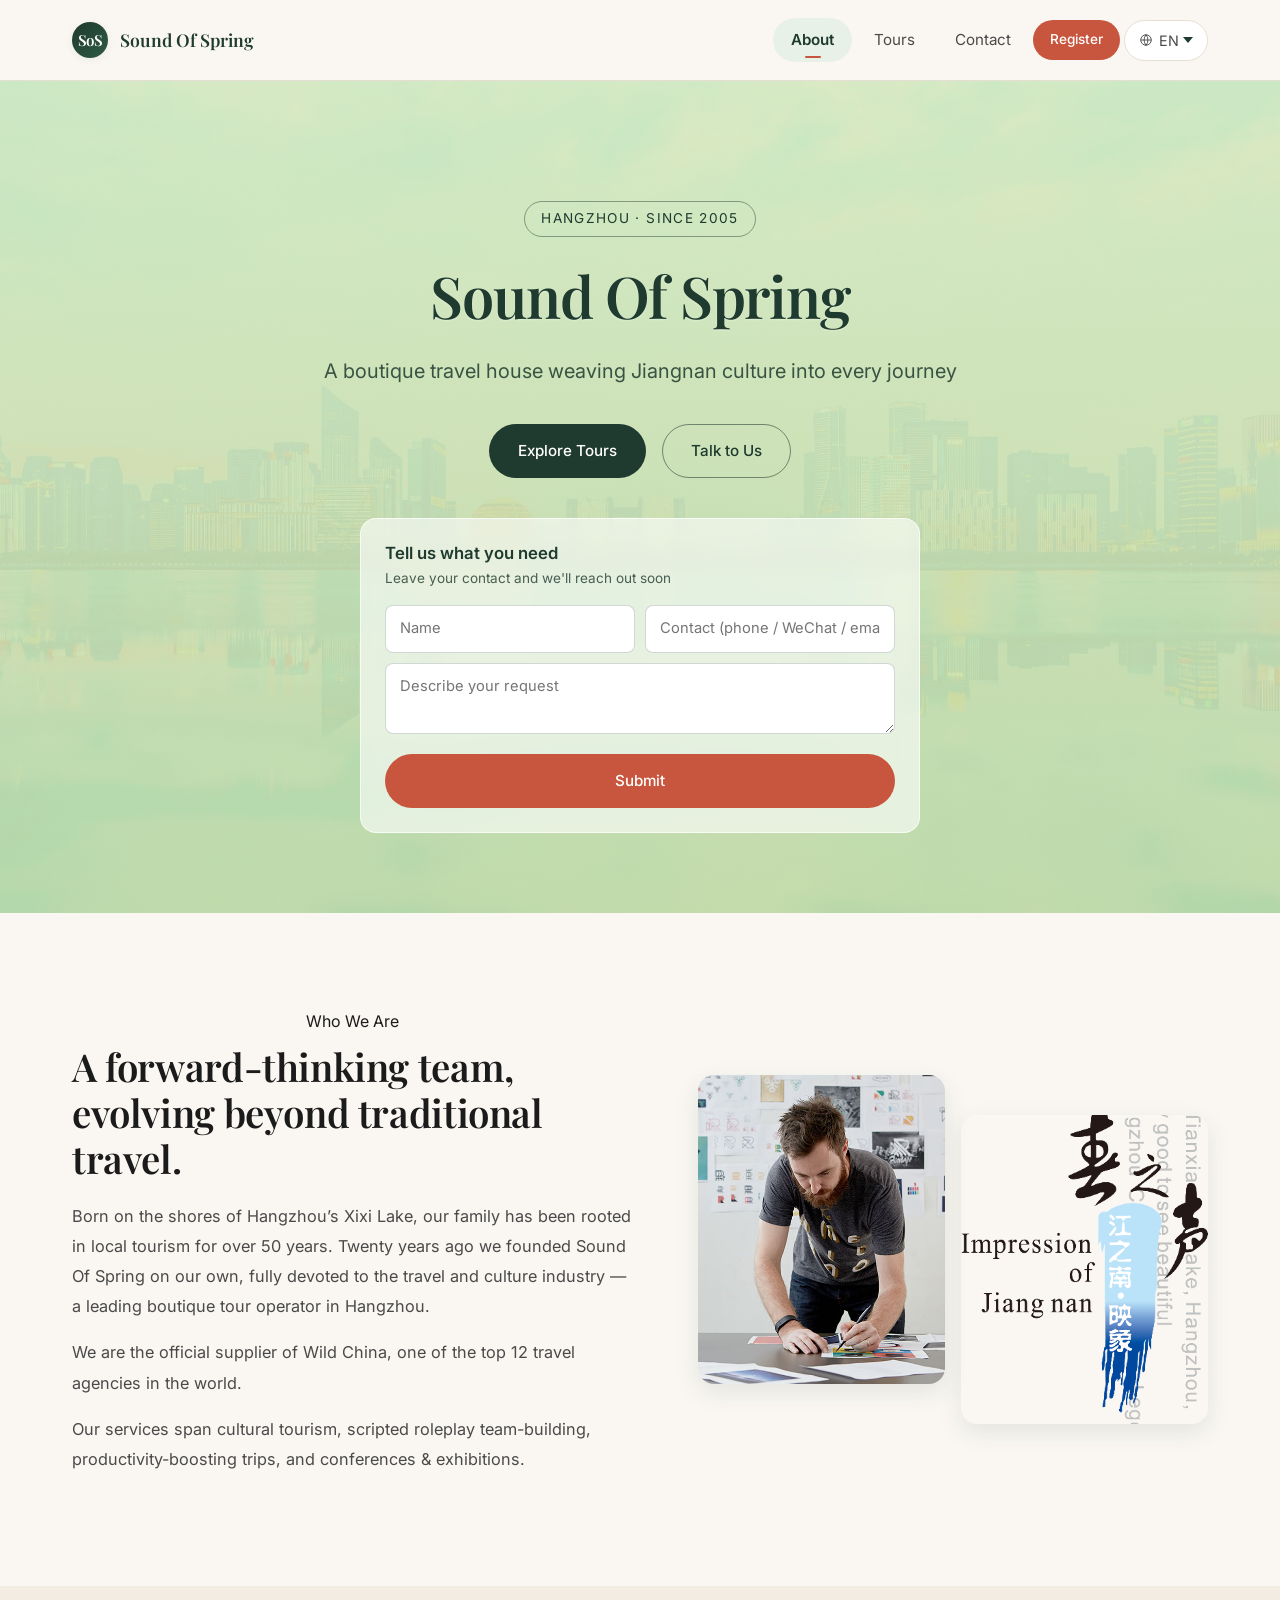
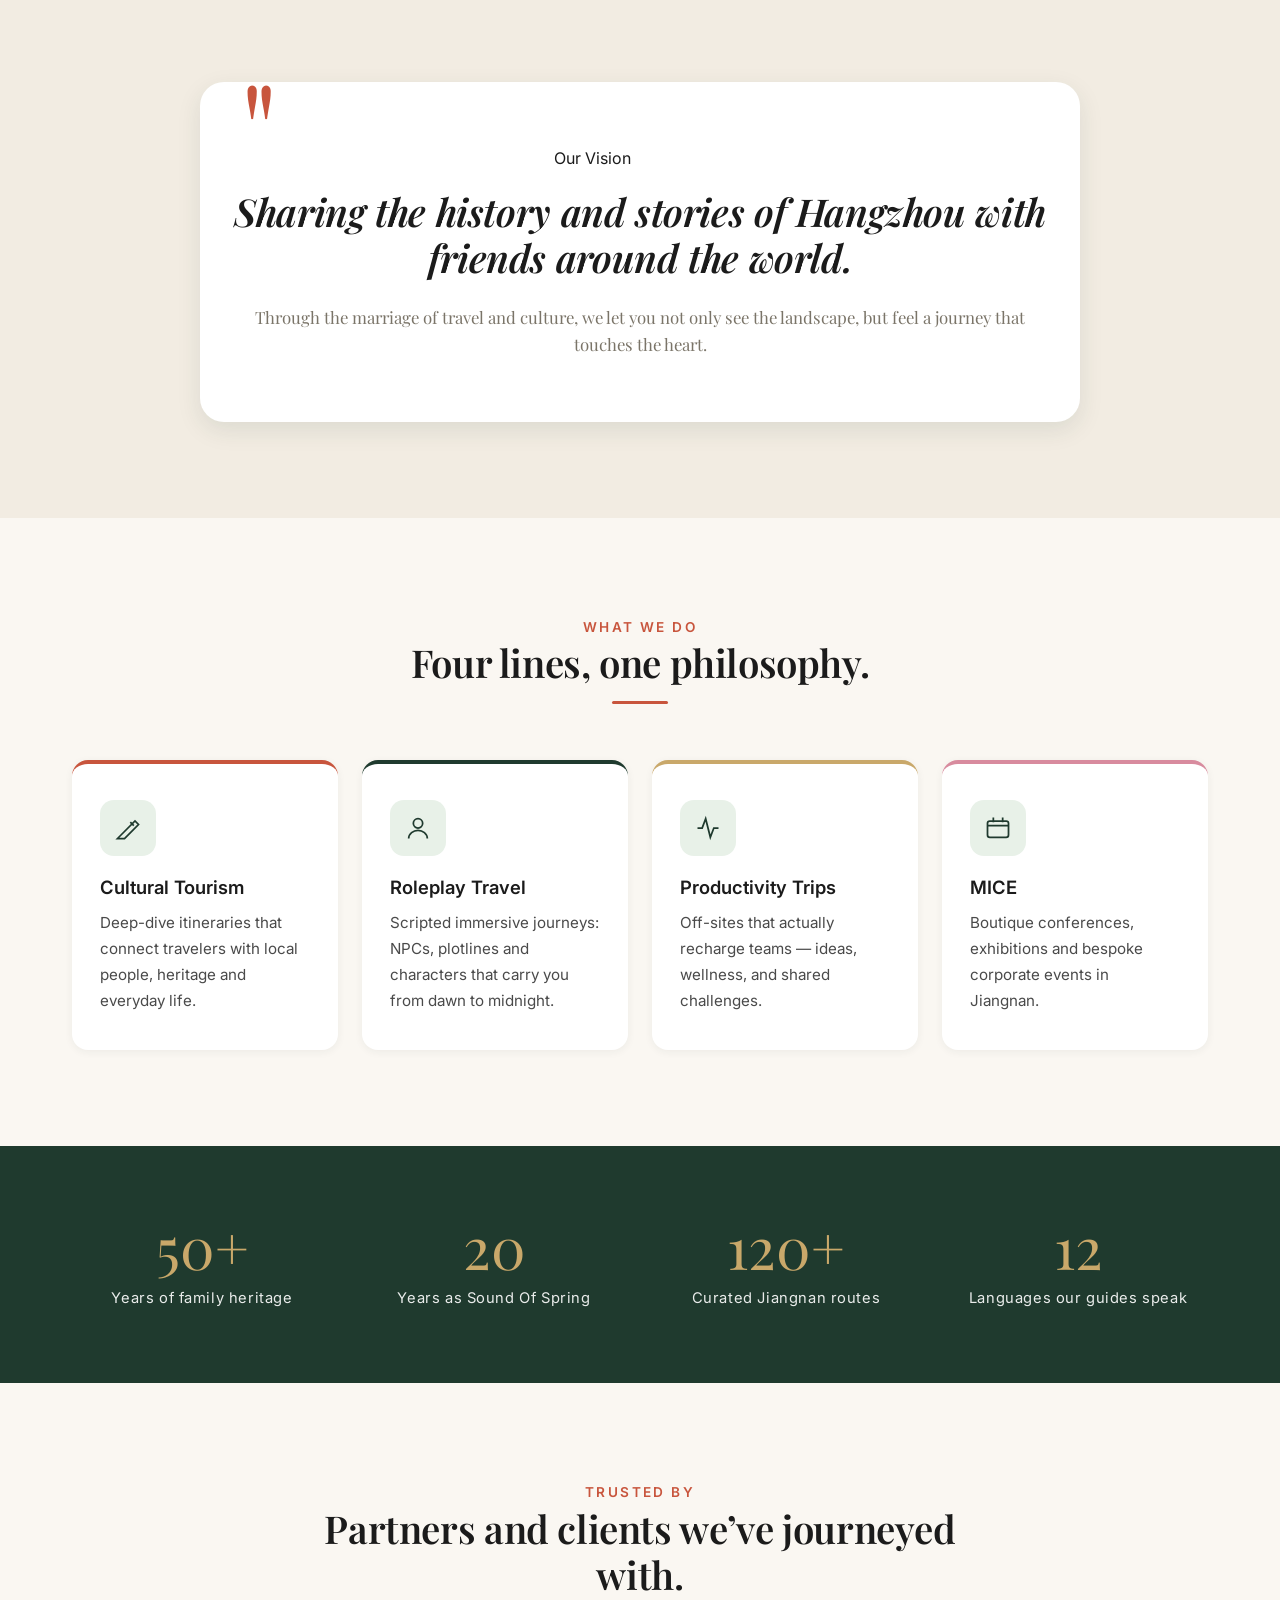
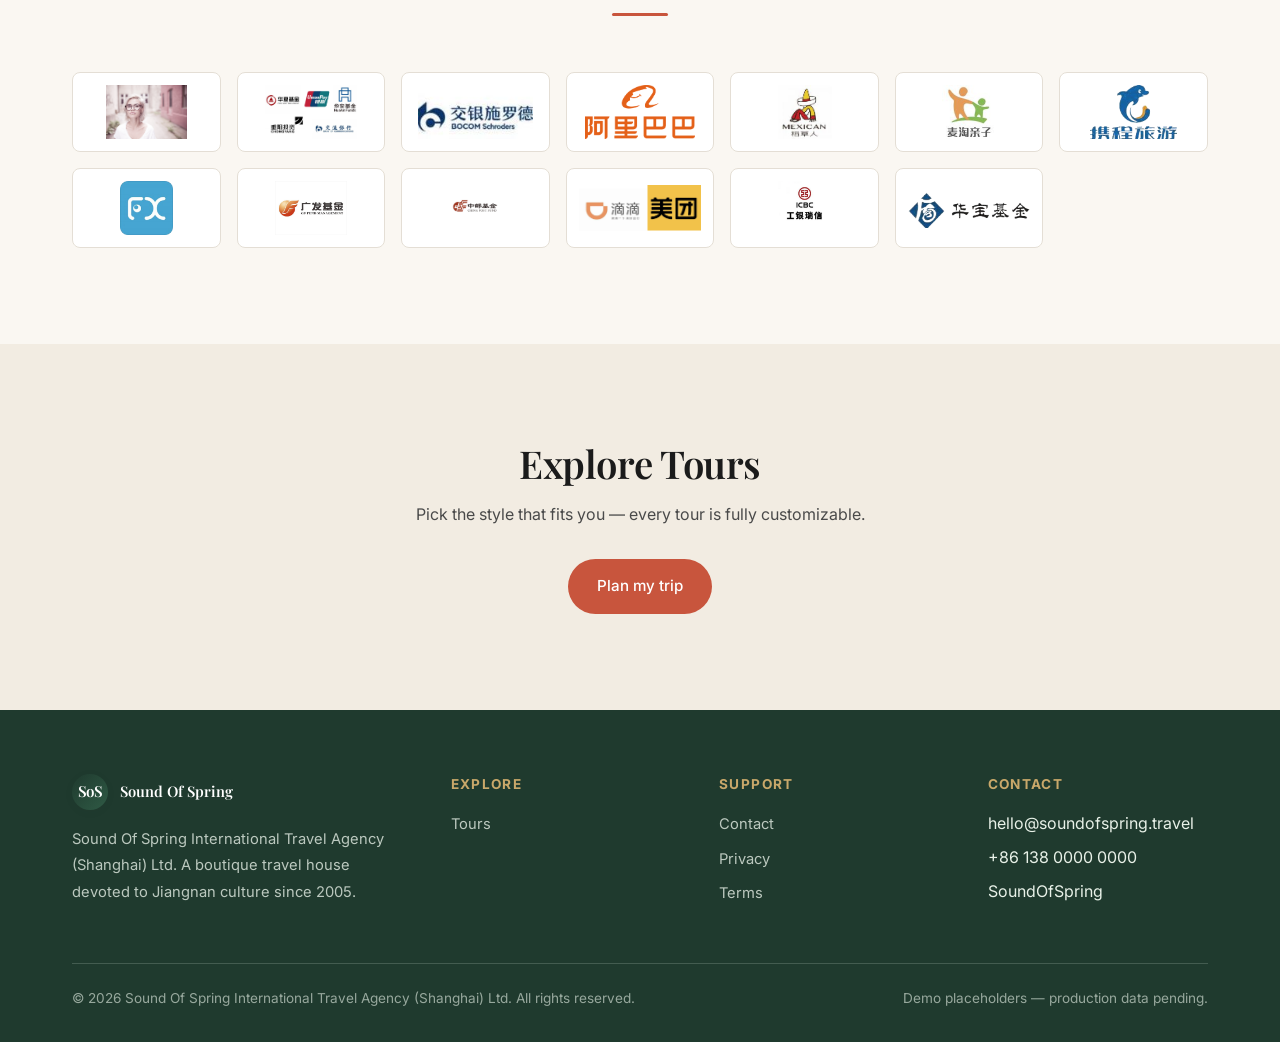
<file: index.html>
<!doctype html>
<html lang="en">
<head>
  <meta charset="utf-8">
  <meta name="viewport" content="width=device-width,initial-scale=1">
  <title>Sound Of Spring · Jiangnan Cultural Travel</title>
  <meta name="description" content="A boutique travel house in Hangzhou weaving Jiangnan culture into every journey. Cultural tourism, roleplay travel, family trips and bespoke itineraries.">
  <meta property="og:title" content="Sound Of Spring · Jiangnan Cultural Travel">
  <meta property="og:description" content="Boutique cultural travel in Hangzhou. Wild China (Top 12 worldwide) official supplier.">
  <link rel="preconnect" href="https://fonts.googleapis.com">
  <link rel="preconnect" href="https://fonts.gstatic.com" crossorigin>
  <link rel="stylesheet" href="https://fonts.googleapis.com/css2?family=Inter:wght@400;500;600;700&family=Playfair+Display:ital,wght@0,400;0,600;0,700;1,400&display=swap">
  <link rel="stylesheet" href="/assets/css/reset.css">
  <link rel="stylesheet" href="/assets/css/style.css?v=20260926">
</head>
<body data-page="home">

<header class="site-header">
  <nav class="nav" aria-label="Primary">
    <a href="/index.html" class="brand" aria-label="Sound Of Spring">
      <span class="brand-mark">SoS</span>
      <span>Sound Of Spring</span>
    </a>
    <div class="nav-tabs">
      <a href="/index.html" class="nav-tab" aria-current="page" data-i18n="nav.home">Company</a>
      <a href="/products.html" class="nav-tab" data-i18n="nav.products">Tours</a>
      <a href="/contact.html" class="nav-tab" data-i18n="nav.contact">Contact</a>
      <button class="btn btn-accent nav-register" data-register data-i18n="nav.register">报名</button>
      <label class="lang-switch">
        <svg width="14" height="14" viewBox="0 0 24 24" fill="none" stroke="currentColor" stroke-width="1.6"><circle cx="12" cy="12" r="9"/><path d="M3 12h18M12 3a14 14 0 010 18M12 3a14 14 0 000 18"/></svg>
        <select data-lang-select aria-label="Language">
          <option value="en">EN</option>
          <option value="ru">RU</option>
          <option value="zh">ZH</option>
        </select>
      </label>
    </div>
    <button class="nav-toggle" aria-label="Open menu" aria-expanded="false">
      <svg viewBox="0 0 24 24" fill="none" stroke="currentColor" stroke-width="2"><line x1="4" y1="7" x2="20" y2="7"/><line x1="4" y1="12" x2="20" y2="12"/><line x1="4" y1="17" x2="20" y2="17"/></svg>
    </button>
  </nav>
</header>

<!-- HERO -->
<section class="hero">
  <div class="hero-bg">
    <img src="/assets/images/hero-hangzhou-skyline.jpg" alt="" loading="eager" fetchpriority="high">
  </div>
  <div class="hero-inner">
    <span class="hero-eyebrow" data-i18n="hero.eyebrow">Hangzhou · Since 2005</span>
    <h1 data-i18n="hero.title">Sound Of Spring</h1>
    <p class="hero-lead" data-i18n="hero.lead">A boutique travel house weaving Jiangnan culture into every journey.</p>
    <div class="hero-actions">
      <a href="/products.html" class="btn btn-primary" data-i18n="hero.cta.products">Explore Tours</a>
      <a href="/contact.html" class="btn btn-ghost" data-i18n="hero.cta.contact">Talk to Us</a>
    </div>

    <div class="hero-inquiry">
      <h3 data-i18n="inquiry.title">告诉我们你的诉求</h3>
      <p class="inquiry-sub" data-i18n="inquiry.sub">留下联系方式，我们尽快与你联系</p>
      <form id="inquiry-form" novalidate>
        <div class="inquiry-row">
          <input type="text" name="name" data-i18n-placeholder="inquiry.name" placeholder="姓名" required>
          <input type="text" name="contact" data-i18n-placeholder="inquiry.contact" placeholder="联系方式（手机/微信/邮箱）" required>
        </div>
        <textarea name="message" rows="2" data-i18n-placeholder="inquiry.message" placeholder="请描述你的诉求" required></textarea>
        <button type="submit" class="btn btn-accent" data-i18n="inquiry.submit">提交诉求</button>
      </form>
    </div>
  </div>
</section>

<!-- ABOUT -->
<section class="section">
  <div class="container about-grid">
    <div class="about-text reveal">
      <span class="section-head eyebrow" style="margin: 0 0 8px; display:block;" data-i18n="about.eyebrow">Who We Are</span>
      <h2 data-i18n="about.title">A forward-thinking team, evolving beyond traditional travel.</h2>
      <p data-i18n="about.p1">Born on the shores of Hangzhou's Xixi Lake...</p>
      <p data-i18n="about.p2">We are the official supplier of Wild China, one of the top 12 travel agencies in the world.</p>
      <p data-i18n="about.p3">Our services span cultural tourism, scripted roleplay travel, productivity-boosting trips, and conferences & exhibitions.</p>
    </div>
    <div class="about-imgs reveal">
      <img src="/assets/images/about-tea-picker.jpg" alt="">
      <img src="/assets/images/about-poet-on-water.png" alt="">
    </div>
  </div>
</section>

<!-- VISION -->
<section class="section vision">
  <div class="container">
    <div class="vision-card reveal">
      <div class="section-head eyebrow" data-i18n="vision.eyebrow" style="margin:0 0 16px;">Our Vision</div>
      <h2 data-i18n="vision.title">Sharing the history and stories of Hangzhou with friends around the world.</h2>
      <p class="vision-en" data-i18n="vision.subtitle">Through the marriage of travel and culture, we let you not only see the landscape, but feel a journey that touches the heart.</p>
    </div>
  </div>
</section>

<!-- SERVICES -->
<section class="section">
  <div class="container">
    <div class="section-head">
      <span class="eyebrow" data-i18n="service.eyebrow">What We Do</span>
      <h2 data-i18n="service.title">Four lines, one philosophy.</h2>
      <div class="section-divider"></div>
    </div>
    <div class="service-grid">
      <div class="service-card reveal">
        <div class="service-icon">
          <svg viewBox="0 0 24 24"><path d="M3 21l3-3 12-12 3 3-12 12-3 0z"/><path d="M14 7l3 3"/></svg>
        </div>
        <h3 data-i18n="service.s1.t">Cultural Tourism</h3>
        <p data-i18n="service.s1.d">Deep-dive itineraries connecting travelers with local people and heritage.</p>
      </div>
      <div class="service-card reveal">
        <div class="service-icon">
          <svg viewBox="0 0 24 24"><circle cx="12" cy="8" r="4"/><path d="M4 21c0-4 4-7 8-7s8 3 8 7"/></svg>
        </div>
        <h3 data-i18n="service.s2.t">Roleplay Travel</h3>
        <p data-i18n="service.s2.d">Scripted immersive journeys with NPCs, plotlines and characters from dawn to midnight.</p>
      </div>
      <div class="service-card reveal">
        <div class="service-icon">
          <svg viewBox="0 0 24 24"><path d="M3 12h4l3-8 4 16 3-8h4"/></svg>
        </div>
        <h3 data-i18n="service.s3.t">Productivity Trips</h3>
        <p data-i18n="service.s3.d">Off-sites that actually recharge teams — ideas, wellness, shared challenges.</p>
      </div>
      <div class="service-card reveal">
        <div class="service-icon">
          <svg viewBox="0 0 24 24"><rect x="3" y="6" width="18" height="14" rx="2"/><path d="M3 10h18M8 3v4M16 3v4"/></svg>
        </div>
        <h3 data-i18n="service.s4.t">MICE</h3>
        <p data-i18n="service.s4.d">Boutique conferences, exhibitions and bespoke corporate events in Jiangnan.</p>
      </div>
    </div>
  </div>
</section>

<!-- STATS -->
<section class="stats">
  <div class="container">
    <div class="stats-grid">
      <div><div class="stat-num" data-i18n="stats.n1.num">50+</div><div class="stat-label" data-i18n="stats.n1.label">Years of family heritage</div></div>
      <div><div class="stat-num" data-i18n="stats.n2.num">20</div><div class="stat-label" data-i18n="stats.n2.label">Years as Sound Of Spring</div></div>
      <div><div class="stat-num" data-i18n="stats.n3.num">120+</div><div class="stat-label" data-i18n="stats.n3.label">Curated Jiangnan routes</div></div>
      <div><div class="stat-num" data-i18n="stats.n4.num">12</div><div class="stat-label" data-i18n="stats.n4.label">Languages our guides speak</div></div>
    </div>
  </div>
</section>

<!-- CLIENTS -->
<section class="section clients">
  <div class="container">
    <div class="section-head">
      <span class="eyebrow" data-i18n="clients.eyebrow">Trusted By</span>
      <h2 data-i18n="clients.title">Partners and clients we've journeyed with.</h2>
      <div class="section-divider"></div>
    </div>
    <div class="client-wall">
      <img src="/assets/images/client-1.jpeg" alt="" loading="lazy">
      <img src="/assets/images/client-2.png" alt="" loading="lazy">
      <img src="/assets/images/client-3.jpeg" alt="" loading="lazy">
      <img src="/assets/images/client-4.png" alt="" loading="lazy">
      <img src="/assets/images/client-5.jpeg" alt="" loading="lazy">
      <img src="/assets/images/client-6.jpeg" alt="" loading="lazy">
      <img src="/assets/images/client-7.png" alt="" loading="lazy">
      <img src="/assets/images/client-8.png" alt="" loading="lazy">
      <img src="/assets/images/client-9.jpeg" alt="" loading="lazy">
      <img src="/assets/images/client-10.jpeg" alt="" loading="lazy">
      <img src="/assets/images/client-11.png" alt="" loading="lazy">
      <img src="/assets/images/client-12.jpeg" alt="" loading="lazy">
      <img src="/assets/images/client-13.png" alt="" loading="lazy">
    </div>
  </div>
</section>

<!-- CTA -->
<section class="section" style="background: var(--bg-soft);">
  <div class="container text-center">
    <h2 data-i18n="hero.cta.products" style="margin-bottom: 16px;">Explore Tours</h2>
    <p data-i18n="products.subtitle" style="max-width: 600px; margin: 0 auto 32px;">Pick the style that fits you — every tour is fully customizable.</p>
    <a href="/products.html" class="btn btn-accent" data-i18n="pc.custom.cta">Plan my trip</a>
  </div>
</section>

<!-- FOOTER -->
<footer class="site-footer">
  <div class="container">
    <div class="footer-grid">
      <div>
        <a href="/index.html" class="brand" style="color: #fff;">
          <span class="brand-mark">SoS</span>
          <span data-i18n="hero.title">Sound Of Spring</span>
        </a>
        <p style="margin-top: 16px;" data-i18n="footer.about">Sound Of Spring International Travel Agency (Shanghai) Ltd.</p>
      </div>
      <div>
        <h4 data-i18n="footer.explore">Explore</h4>
        <ul>
          <li><a href="/products.html" data-i18n="nav.products">Tours</a></li>
        </ul>
      </div>
      <div>
        <h4 data-i18n="footer.support">Support</h4>
        <ul>
          <li><a href="/contact.html" data-i18n="nav.contact">Contact</a></li>
          <li><a href="#" data-i18n="footer.privacy">Privacy</a></li>
          <li><a href="#" data-i18n="footer.terms">Terms</a></li>
        </ul>
      </div>
      <div>
        <h4 data-i18n="footer.contact">Contact</h4>
        <ul>
          <li><span data-i18n="contact.email">hello@soundofspring.travel</span></li>
          <li><span data-i18n="contact.mobile">+86 138 0000 0000</span></li>
          <li><span data-i18n="contact.wechat">WeChat: SoundOfSpring</span></li>
        </ul>
      </div>
    </div>
    <div class="footer-bottom">
      <span data-i18n="footer.copy">© 2026 Sound Of Spring International Travel Agency</span>
      <span data-i18n="footer.demo">Demo placeholders — production data pending.</span>
    </div>
  </div>
</footer>

<script src="/assets/js/config.js?v=20260926"></script>
<script src="/assets/js/i18n.js?v=20260926"></script>
<script src="/assets/js/main.js?v=20260926"></script>
<script src="/assets/js/registration.js?v=20260926"></script>
<script src="/assets/js/forms.js?v=20260926"></script>
</body>
</html>
</file>
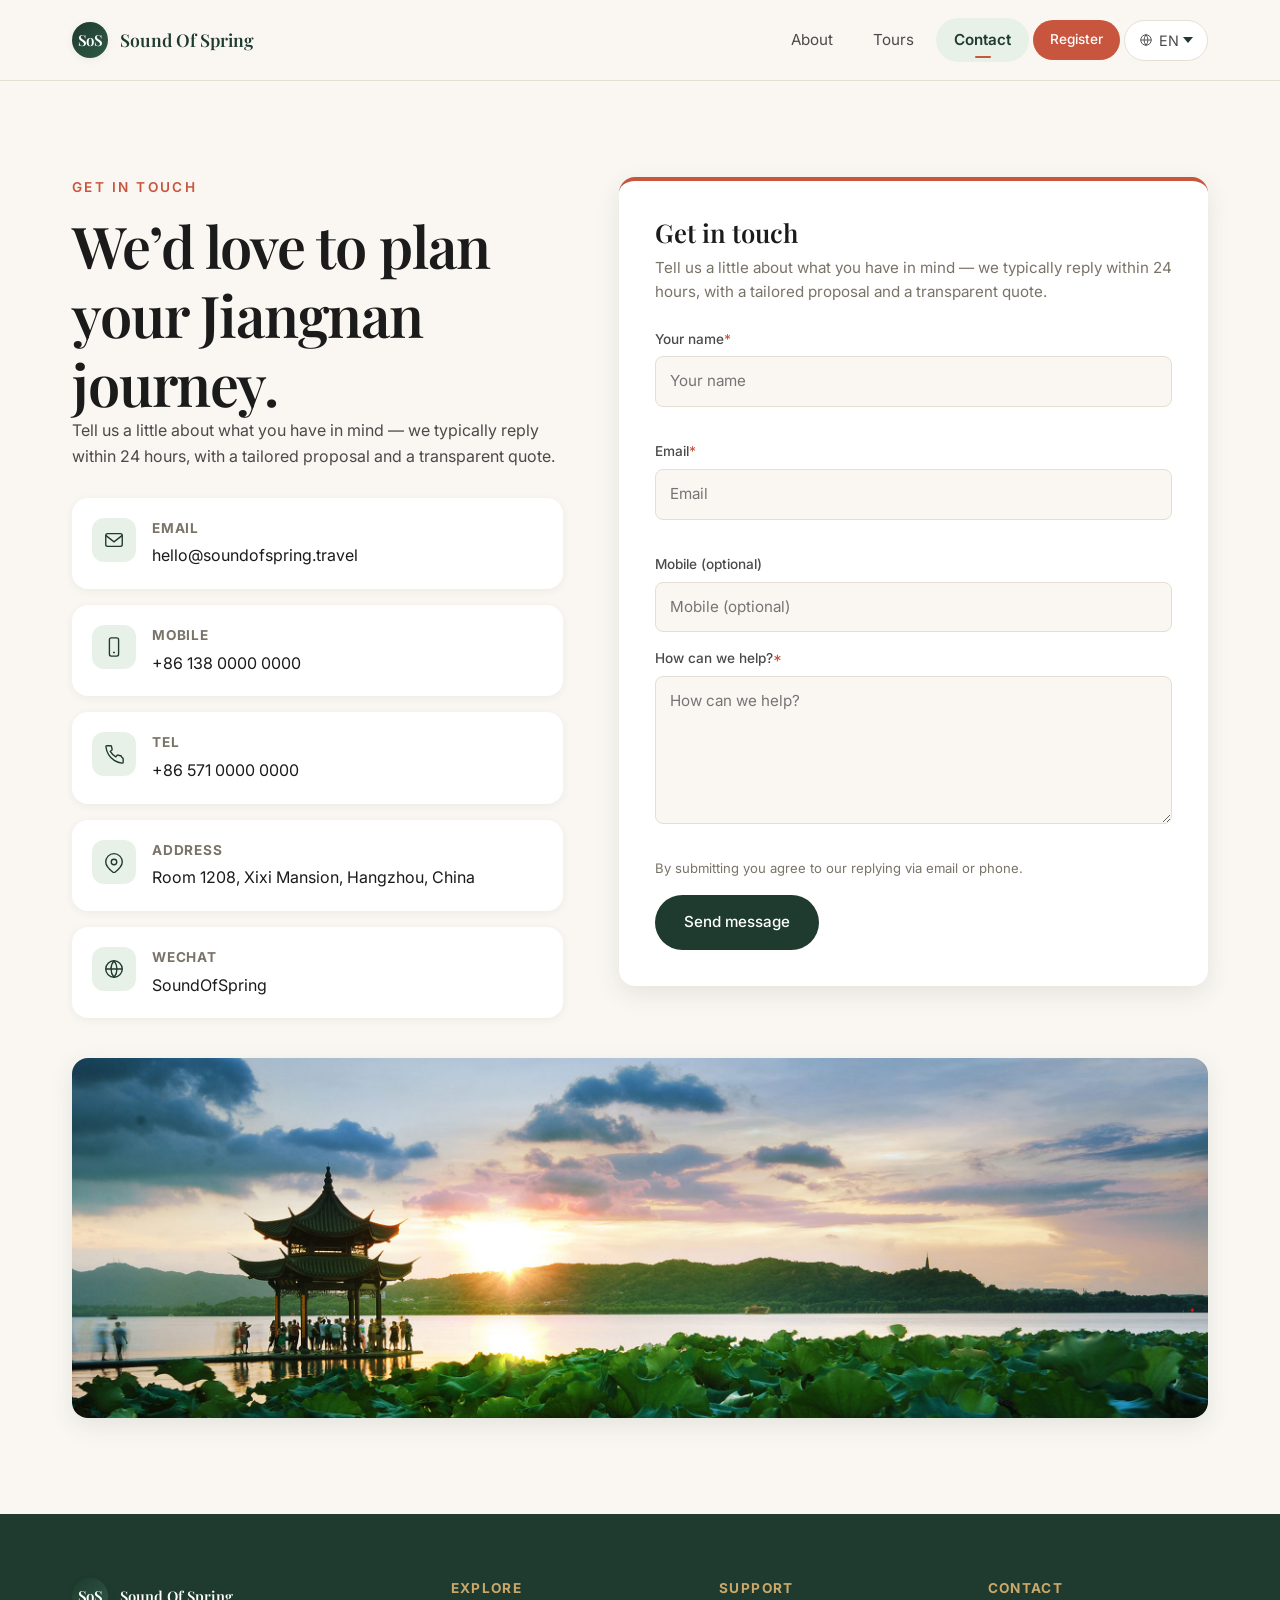
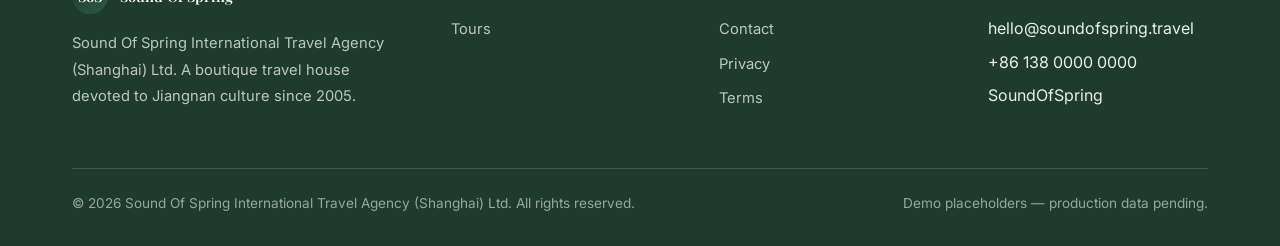
<file: contact.html>
<!doctype html>
<html lang="en">
<head>
  <meta charset="utf-8">
  <meta name="viewport" content="width=device-width,initial-scale=1">
  <title>Contact · Sound Of Spring</title>
  <meta name="description" content="Get in touch with Sound Of Spring International Travel Agency.">
  <link rel="preconnect" href="https://fonts.googleapis.com">
  <link rel="preconnect" href="https://fonts.gstatic.com" crossorigin>
  <link rel="stylesheet" href="https://fonts.googleapis.com/css2?family=Inter:wght@400;500;600;700&family=Playfair+Display:ital,wght@0,400;0,600;0,700;1,400&display=swap">
  <link rel="stylesheet" href="/assets/css/reset.css">
  <link rel="stylesheet" href="/assets/css/style.css?v=20260926">
</head>
<body data-page="contact">

<header class="site-header">
  <nav class="nav" aria-label="Primary">
    <a href="/index.html" class="brand" aria-label="Sound Of Spring">
      <span class="brand-mark">SoS</span>
      <span>Sound Of Spring</span>
    </a>
    <div class="nav-tabs">
      <a href="/index.html" class="nav-tab" data-i18n="nav.home">Company</a>
      <a href="/products.html" class="nav-tab" data-i18n="nav.products">Tours</a>
      <a href="/contact.html" class="nav-tab" aria-current="page" data-i18n="nav.contact">Contact</a>
      <button class="btn btn-accent nav-register" data-register data-i18n="nav.register">报名</button>
      <label class="lang-switch">
        <svg width="14" height="14" viewBox="0 0 24 24" fill="none" stroke="currentColor" stroke-width="1.6"><circle cx="12" cy="12" r="9"/><path d="M3 12h18M12 3a14 14 0 010 18M12 3a14 14 0 000 18"/></svg>
        <select data-lang-select aria-label="Language">
          <option value="en">EN</option><option value="ru">RU</option><option value="zh">ZH</option>
        </select>
      </label>
    </div>
    <button class="nav-toggle" aria-label="Open menu" aria-expanded="false">
      <svg viewBox="0 0 24 24" fill="none" stroke="currentColor" stroke-width="2"><line x1="4" y1="7" x2="20" y2="7"/><line x1="4" y1="12" x2="20" y2="12"/><line x1="4" y1="17" x2="20" y2="17"/></svg>
    </button>
  </nav>
</header>

<section class="section" style="padding-top: 96px;">
  <div class="container">
    <div class="contact-grid">

      <div class="contact-info">
        <span class="eyebrow" style="display:block; color: var(--accent); font-size: .85rem; letter-spacing: .18em; text-transform: uppercase; margin-bottom: 12px; font-weight: 600;" data-i18n="contact.eyebrow">Get in touch</span>
        <h1 data-i18n="contact.title">We'd love to plan your Jiangnan journey.</h1>
        <p data-i18n="contact.lead">Tell us a little about what you have in mind — we typically reply within 24 hours.</p>

        <div class="contact-channels">
          <div class="contact-channel">
            <div class="contact-channel-icon">
              <svg viewBox="0 0 24 24"><rect x="3" y="5" width="18" height="14" rx="2"/><path d="M3 7l9 7 9-7"/></svg>
            </div>
            <div>
              <h4>Email</h4>
              <p data-i18n="contact.email">hello@soundofspring.travel</p>
            </div>
          </div>
          <div class="contact-channel">
            <div class="contact-channel-icon">
              <svg viewBox="0 0 24 24"><rect x="7" y="2" width="10" height="20" rx="2"/><path d="M11 18h2"/></svg>
            </div>
            <div>
              <h4>Mobile</h4>
              <p data-i18n="contact.mobile">+86 138 0000 0000</p>
            </div>
          </div>
          <div class="contact-channel">
            <div class="contact-channel-icon">
              <svg viewBox="0 0 24 24"><path d="M22 16.92V21a1 1 0 0 1-1.1 1 19.86 19.86 0 0 1-8.63-3.07 19.5 19.5 0 0 1-6-6A19.86 19.86 0 0 1 3.18 4.1 1 1 0 0 1 4.18 3h4.09a1 1 0 0 1 1 .75c.12.97.34 1.92.66 2.83a1 1 0 0 1-.23 1.05L8 9.09a16 16 0 0 0 6 6l1.46-1.66a1 1 0 0 1 1.05-.23c.91.32 1.86.54 2.83.66a1 1 0 0 1 .75 1z"/></svg>
            </div>
            <div>
              <h4>Tel</h4>
              <p data-i18n="contact.tel">+86 571 0000 0000</p>
            </div>
          </div>
          <div class="contact-channel">
            <div class="contact-channel-icon">
              <svg viewBox="0 0 24 24"><path d="M9 12a3 3 0 1 0 6 0 3 3 0 0 0-6 0z"/><path d="M5.6 5.6a9 9 0 0 1 12.8 0c1.7 1.7 2.6 4 2.6 6.4 0 4.4-3.6 8-9 12-5.4-4-9-7.6-9-12 0-2.4.9-4.7 2.6-6.4z"/></svg>
            </div>
            <div>
              <h4>Address</h4>
              <p data-i18n="contact.address">Room 1208, Xixi Mansion, Hangzhou, China</p>
            </div>
          </div>
          <div class="contact-channel">
            <div class="contact-channel-icon">
              <svg viewBox="0 0 24 24"><circle cx="12" cy="12" r="9"/><path d="M3 12h18M12 3a14 14 0 0 1 0 18M12 3a14 14 0 0 0 0 18"/></svg>
            </div>
            <div>
              <h4>WeChat</h4>
              <p data-i18n="contact.wechat">SoundOfSpring</p>
            </div>
          </div>
        </div>
      </div>

      <div>
        <div class="lead-form" data-contact-form>
          <h3 data-i18n="contact.eyebrow">Get in touch</h3>
          <p class="form-lead" data-i18n="contact.lead">Tell us a little about what you have in mind.</p>

          <form novalidate>
            <div class="field">
              <label><span data-i18n="cform.name">Your name</span><span class="req">*</span></label>
              <input type="text" name="name" required data-i18n-placeholder="cform.name" placeholder="Your name">
              <span class="error-msg"></span>
            </div>
            <div class="field">
              <label><span data-i18n="cform.email">Email</span><span class="req">*</span></label>
              <input type="email" name="email" required data-i18n-placeholder="cform.email" placeholder="Email">
              <span class="error-msg"></span>
            </div>
            <div class="field">
              <label><span data-i18n="cform.phone">Mobile (optional)</span></label>
              <input type="tel" name="phone" data-i18n-placeholder="cform.phone" placeholder="Mobile (optional)">
            </div>
            <div class="field">
              <label><span data-i18n="cform.msg">How can we help?</span><span class="req">*</span></label>
              <textarea name="msg" rows="5" required data-i18n-placeholder="cform.msg" placeholder="How can we help?"></textarea>
              <span class="error-msg"></span>
            </div>
            <p style="font-size: .82rem; color: var(--ink-muted); margin: 0 0 16px;" data-i18n="cform.consent">By submitting you agree to our replying via email or phone.</p>
            <div class="form-actions">
              <button type="submit" class="btn btn-primary" data-i18n="cform.submit">Send message</button>
            </div>
          </form>
        </div>
      </div>
    </div>

    <div class="contact-image">
      <img src="/assets/images/contact-leifeng.jpg" alt="">
    </div>
  </div>
</section>

<footer class="site-footer">
  <div class="container">
    <div class="footer-grid">
      <div>
        <a href="/index.html" class="brand" style="color: #fff;">
          <span class="brand-mark">SoS</span>
          <span data-i18n="hero.title">Sound Of Spring</span>
        </a>
        <p style="margin-top: 16px;" data-i18n="footer.about">Sound Of Spring International Travel Agency (Shanghai) Ltd.</p>
      </div>
      <div>
        <h4 data-i18n="footer.explore">Explore</h4>
        <ul>
          <li><a href="/products.html" data-i18n="nav.products">Tours</a></li>
        </ul>
      </div>
      <div>
        <h4 data-i18n="footer.support">Support</h4>
        <ul>
          <li><a href="/contact.html" data-i18n="nav.contact">Contact</a></li>
          <li><a href="#" data-i18n="footer.privacy">Privacy</a></li>
          <li><a href="#" data-i18n="footer.terms">Terms</a></li>
        </ul>
      </div>
      <div>
        <h4 data-i18n="footer.contact">Contact</h4>
        <ul>
          <li><span data-i18n="contact.email">hello@soundofspring.travel</span></li>
          <li><span data-i18n="contact.mobile">+86 138 0000 0000</span></li>
          <li><span data-i18n="contact.wechat">WeChat: SoundOfSpring</span></li>
        </ul>
      </div>
    </div>
    <div class="footer-bottom">
      <span data-i18n="footer.copy">© 2026 Sound Of Spring International Travel Agency</span>
      <span data-i18n="footer.demo">Demo placeholders — production data pending.</span>
    </div>
  </div>
</footer>

<script src="/assets/js/config.js?v=20260926"></script>
<script src="/assets/js/i18n.js?v=20260926"></script>
<script src="/assets/js/main.js?v=20260926"></script>
<script src="/assets/js/registration.js?v=20260926"></script>
<script src="/assets/js/forms.js?v=20260926"></script>
</body>
</html>
</file>
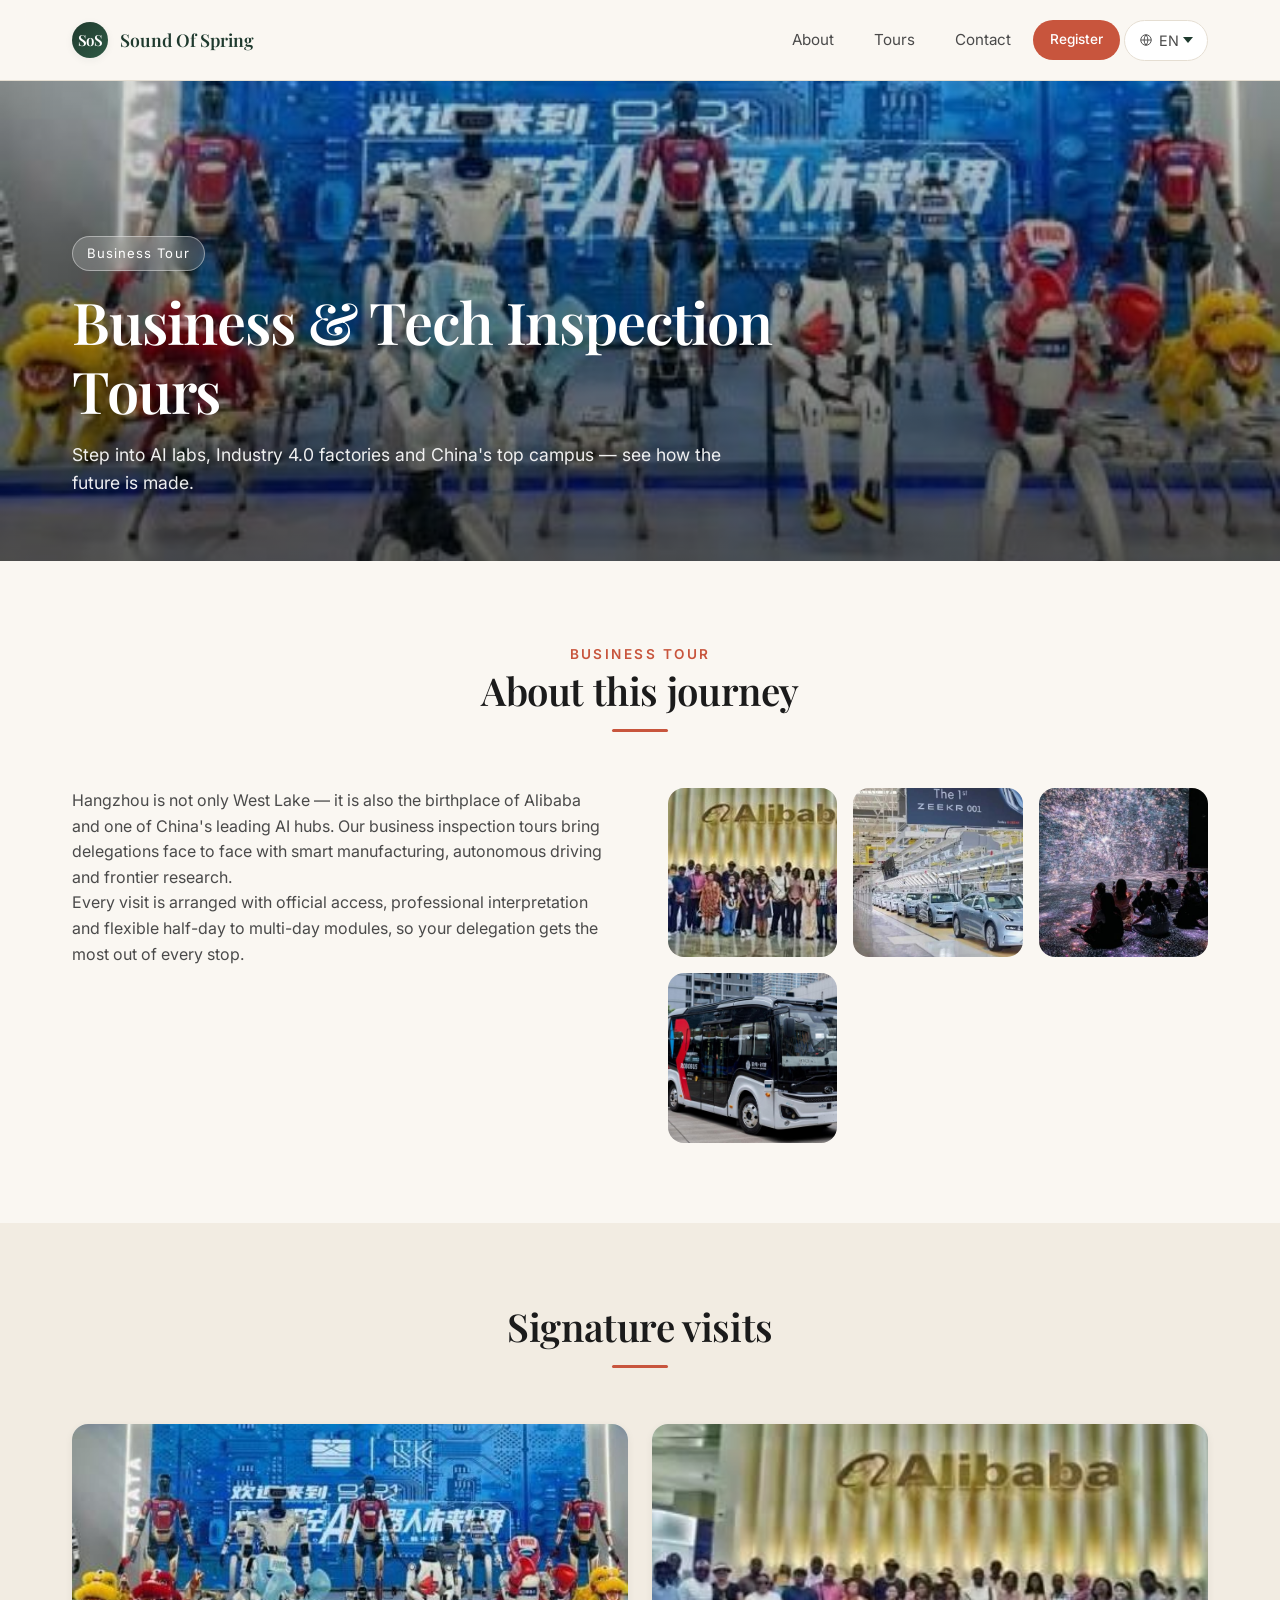
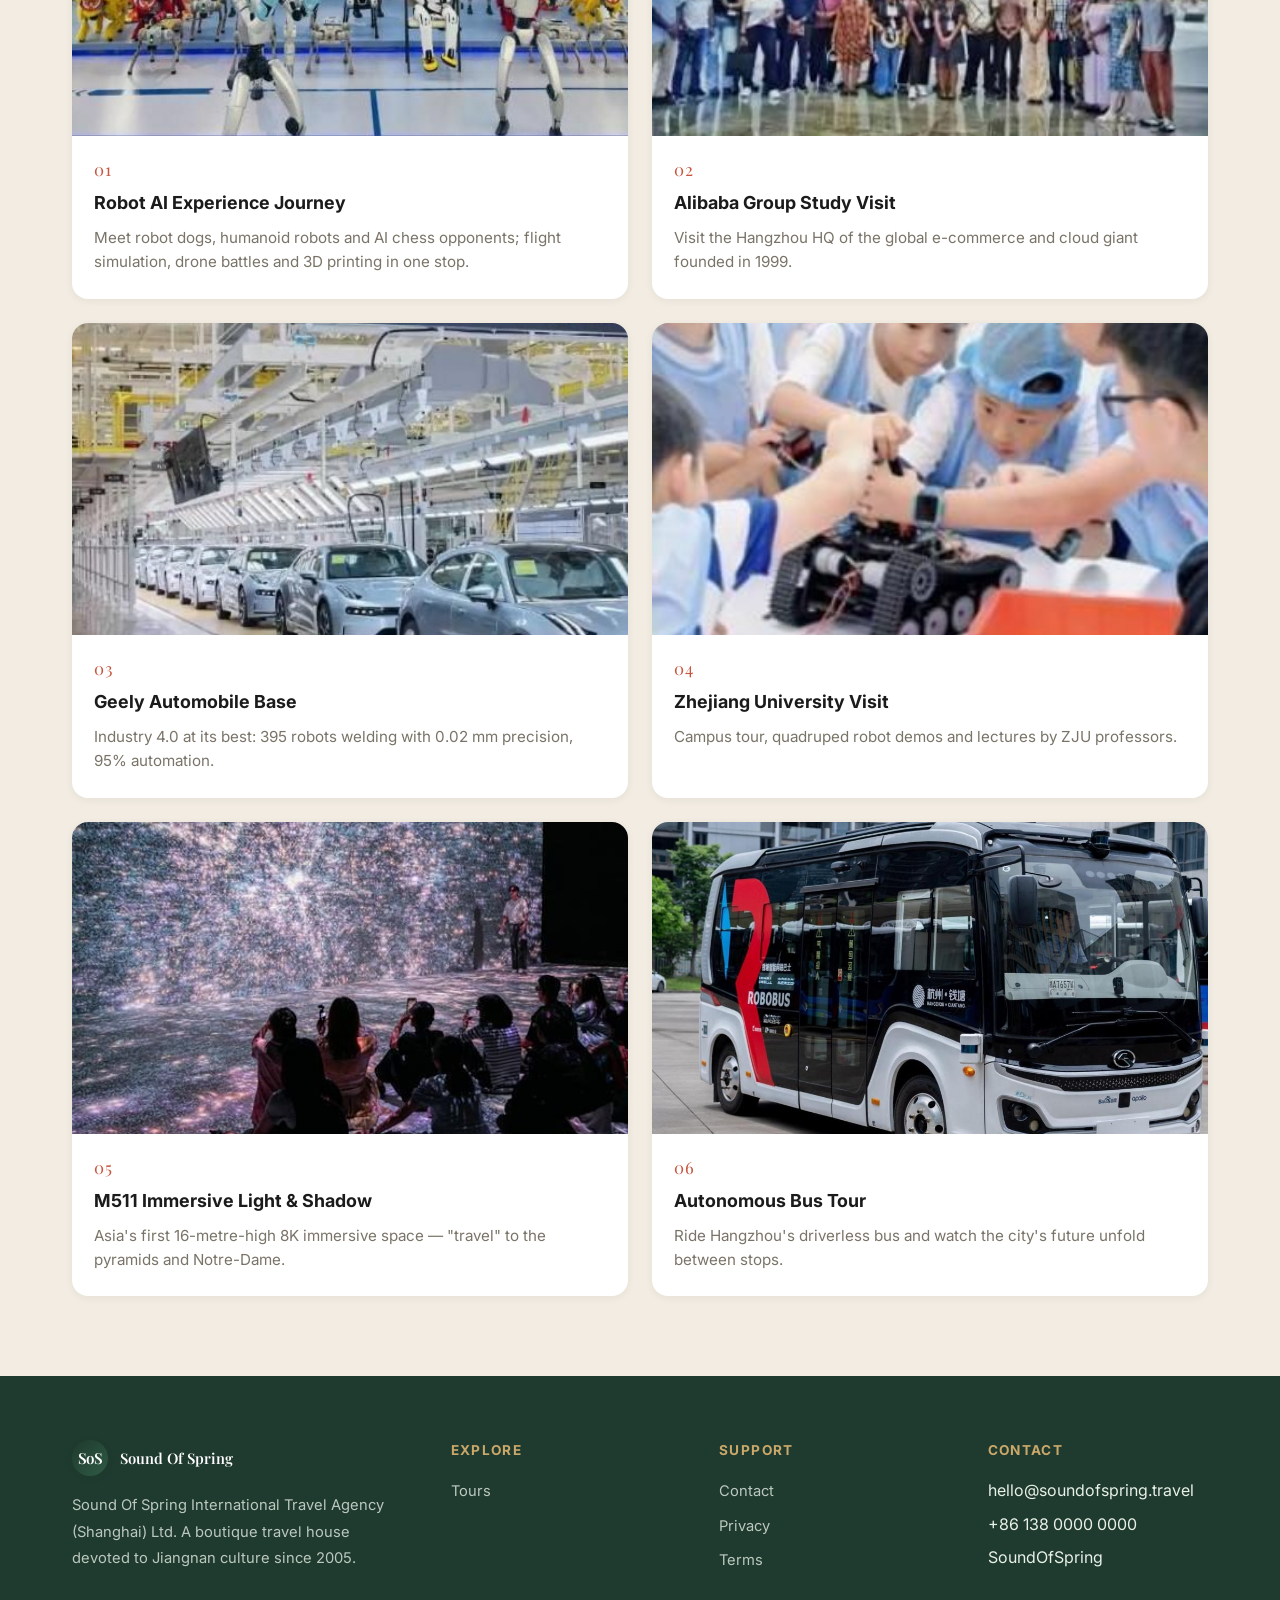
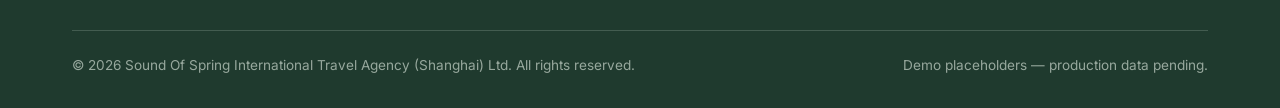
<file: product-business.html>
<!doctype html>
<html lang="en">
<head>
  <meta charset="utf-8">
  <meta name="viewport" content="width=device-width,initial-scale=1">
  <title>Business & Tech Tours · Sound Of Spring</title>
  <meta name="description" content="Step into AI labs, Industry 4.0 factories and China's top campus — see how the future is made.">
  <link rel="preconnect" href="https://fonts.googleapis.com">
  <link rel="preconnect" href="https://fonts.gstatic.com" crossorigin>
  <link rel="stylesheet" href="https://fonts.googleapis.com/css2?family=Inter:wght@400;500;600;700&family=Playfair+Display:ital,wght@0,400;0,600;0,700;1,400&display=swap">
  <link rel="stylesheet" href="/assets/css/reset.css">
  <link rel="stylesheet" href="/assets/css/style.css?v=20260926">
</head>
<body data-page="products">

<header class="site-header">
  <nav class="nav" aria-label="Primary">
    <a href="/index.html" class="brand" aria-label="Sound Of Spring">
      <span class="brand-mark">SoS</span>
      <span>Sound Of Spring</span>
    </a>
    <div class="nav-tabs">
      <a href="/index.html" class="nav-tab" data-i18n="nav.home">Company</a>
      <a href="/products.html" class="nav-tab" data-i18n="nav.products">Tours</a>
      <a href="/contact.html" class="nav-tab" data-i18n="nav.contact">Contact</a>
      <button class="btn btn-accent nav-register" data-register data-i18n="nav.register">报名</button>
      <label class="lang-switch">
        <svg width="14" height="14" viewBox="0 0 24 24" fill="none" stroke="currentColor" stroke-width="1.6"><circle cx="12" cy="12" r="9"/><path d="M3 12h18M12 3a14 14 0 010 18M12 3a14 14 0 000 18"/></svg>
        <select data-lang-select aria-label="Language">
          <option value="en">EN</option><option value="ru">RU</option><option value="zh">ZH</option>
        </select>
      </label>
    </div>
    <button class="nav-toggle" aria-label="Open menu" aria-expanded="false">
      <svg viewBox="0 0 24 24" fill="none" stroke="currentColor" stroke-width="2"><line x1="4" y1="7" x2="20" y2="7"/><line x1="4" y1="12" x2="20" y2="12"/><line x1="4" y1="17" x2="20" y2="17"/></svg>
    </button>
  </nav>
</header>

<section class="product-hero">
  <div class="product-hero-bg"><img src="/assets/images/tours/biz-robot-ai.jpg" alt=""></div>
  <div class="container">
    <span class="tag" data-i18n="pc.biz.tag">Robot AI Experience Journey</span>
    <h1 data-i18n="pd.biz.hero.title">Business & Tech Inspection Tours</h1>
    <p data-i18n="pd.biz.hero.desc">Step into AI labs, Industry 4.0 factories and China's top campus — see how the future is made.</p>
  </div>
</section>

<section class="product-section" id="about">
  <div class="container">
    <div class="section-head">
      <span class="eyebrow" data-i18n="pc.biz.tag">Robot AI Experience Journey</span>
      <h2 data-i18n="pd.intro.title">About this journey</h2>
      <div class="section-divider"></div>
    </div>
    <div class="layout-2" style="display: grid; grid-template-columns: 1fr 1fr; gap: 56px;">
      <div>
        <p data-i18n="pd.biz.intro.p1">Hangzhou is not only West Lake — it is also the birthplace of Alibaba and one of China's leading AI hubs. Our business inspection tours bring delegations face to face with smart manufacturing, autonomous driving and frontier research.</p>
        <p data-i18n="pd.biz.intro.p2">Every visit is arranged with official access, professional interpretation and flexible half-day to multi-day modules, so your delegation gets the most out of every stop.</p>
      </div>
      <div class="gallery-grid" style="margin-top: 0;">
        <img src="/assets/images/tours/biz-alibaba.jpg" alt="" loading="lazy">
        <img src="/assets/images/tours/biz-geely.jpg" alt="" loading="lazy">
        <img src="/assets/images/tours/biz-m511.jpg" alt="" loading="lazy">
        <img src="/assets/images/tours/biz-autonomous-bus.jpg" alt="" loading="lazy">
      </div>
    </div>
  </div>
</section>

<section class="product-section alt">
  <div class="container">
    <div class="section-head">
      <h2 data-i18n="pd.biz.items.title">Signature visits</h2>
      <div class="section-divider"></div>
    </div>
    <div class="exp-grid">
      <div class="exp-card">
        <div class="exp-card-img"><img src="/assets/images/tours/biz-robot-ai.jpg" alt="" loading="lazy"></div>
        <div class="exp-card-body">
          <span class="exp-num">01</span>
          <h4 data-i18n="item.biz.1.title">Robot AI Experience Journey</h4>
          <p data-i18n="item.biz.1.desc">Meet robot dogs, humanoid robots and AI chess opponents; flight simulation, drone battles and 3D printing in one stop.</p>
        </div>
      </div>
      <div class="exp-card">
        <div class="exp-card-img"><img src="/assets/images/tours/biz-alibaba.jpg" alt="" loading="lazy"></div>
        <div class="exp-card-body">
          <span class="exp-num">02</span>
          <h4 data-i18n="item.biz.2.title">Alibaba Group Study Visit</h4>
          <p data-i18n="item.biz.2.desc">Visit the Hangzhou HQ of the global e-commerce and cloud giant founded in 1999.</p>
        </div>
      </div>
      <div class="exp-card">
        <div class="exp-card-img"><img src="/assets/images/tours/biz-geely.jpg" alt="" loading="lazy"></div>
        <div class="exp-card-body">
          <span class="exp-num">03</span>
          <h4 data-i18n="item.biz.3.title">Geely Automobile Base</h4>
          <p data-i18n="item.biz.3.desc">Industry 4.0 at its best: 395 robots welding with 0.02 mm precision, 95% automation.</p>
        </div>
      </div>
      <div class="exp-card">
        <div class="exp-card-img"><img src="/assets/images/tours/biz-zhejiang-univ.jpg" alt="" loading="lazy"></div>
        <div class="exp-card-body">
          <span class="exp-num">04</span>
          <h4 data-i18n="item.biz.4.title">Zhejiang University Visit</h4>
          <p data-i18n="item.biz.4.desc">Campus tour, quadruped robot demos and lectures by ZJU professors.</p>
        </div>
      </div>
      <div class="exp-card">
        <div class="exp-card-img"><img src="/assets/images/tours/biz-m511.jpg" alt="" loading="lazy"></div>
        <div class="exp-card-body">
          <span class="exp-num">05</span>
          <h4 data-i18n="item.biz.5.title">M511 Immersive Light & Shadow</h4>
          <p data-i18n="item.biz.5.desc">Asia first 16-metre-high 8K immersive space: travel to the pyramids and Notre-Dame.</p>
        </div>
      </div>
      <div class="exp-card">
        <div class="exp-card-img"><img src="/assets/images/tours/biz-autonomous-bus.jpg" alt="" loading="lazy"></div>
        <div class="exp-card-body">
          <span class="exp-num">06</span>
          <h4 data-i18n="item.biz.6.title">Autonomous Bus Tour</h4>
          <p data-i18n="item.biz.6.desc">Ride Hangzhou's driverless bus and watch the city's future unfold between stops.</p>
        </div>
      </div>
    </div>
  </div>
</section>


<footer class="site-footer">
  <div class="container">
    <div class="footer-grid">
      <div>
        <a href="/index.html" class="brand" style="color: #fff;">
          <span class="brand-mark">SoS</span>
          <span data-i18n="hero.title">Sound Of Spring</span>
        </a>
        <p style="margin-top: 16px;" data-i18n="footer.about">Sound Of Spring International Travel Agency (Shanghai) Ltd.</p>
      </div>
      <div>
        <h4 data-i18n="footer.explore">Explore</h4>
        <ul>
          <li><a href="/products.html" data-i18n="nav.products">Tours</a></li>
        </ul>
      </div>
      <div>
        <h4 data-i18n="footer.support">Support</h4>
        <ul>
          <li><a href="/contact.html" data-i18n="nav.contact">Contact</a></li>
          <li><a href="#" data-i18n="footer.privacy">Privacy</a></li>
          <li><a href="#" data-i18n="footer.terms">Terms</a></li>
        </ul>
      </div>
      <div>
        <h4 data-i18n="footer.contact">Contact</h4>
        <ul>
          <li><span data-i18n="contact.email">hello@soundofspring.travel</span></li>
          <li><span data-i18n="contact.mobile">+86 138 0000 0000</span></li>
          <li><span data-i18n="contact.wechat">WeChat: SoundOfSpring</span></li>
        </ul>
      </div>
    </div>
    <div class="footer-bottom">
      <span data-i18n="footer.copy">© 2026 Sound Of Spring International Travel Agency</span>
      <span data-i18n="footer.demo">Demo placeholders — production data pending.</span>
    </div>
  </div>
</footer>

<script src="/assets/js/config.js?v=20260926"></script>
<script src="/assets/js/i18n.js?v=20260926"></script>
<script src="/assets/js/main.js?v=20260926"></script>
<script src="/assets/js/registration.js?v=20260926"></script>
<script src="/assets/js/forms.js?v=20260926"></script>
</body>
</html>
</file>
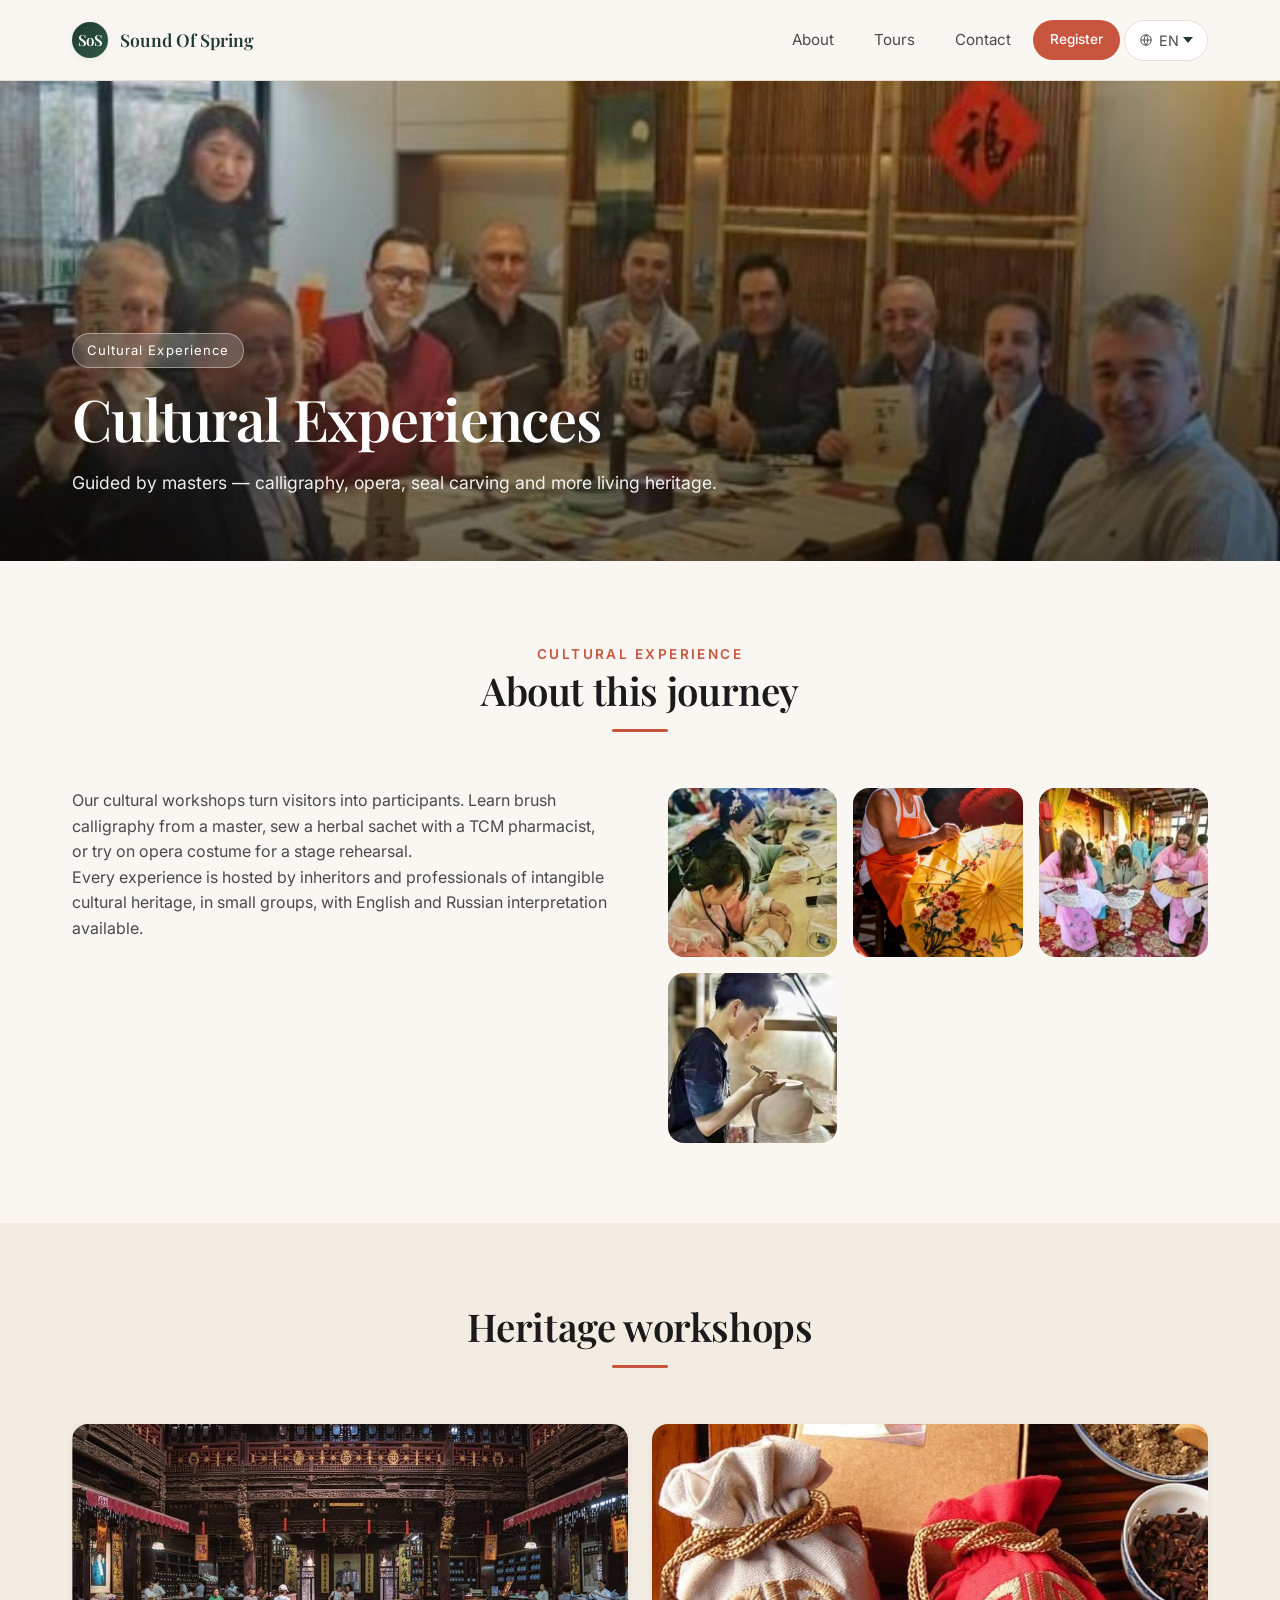
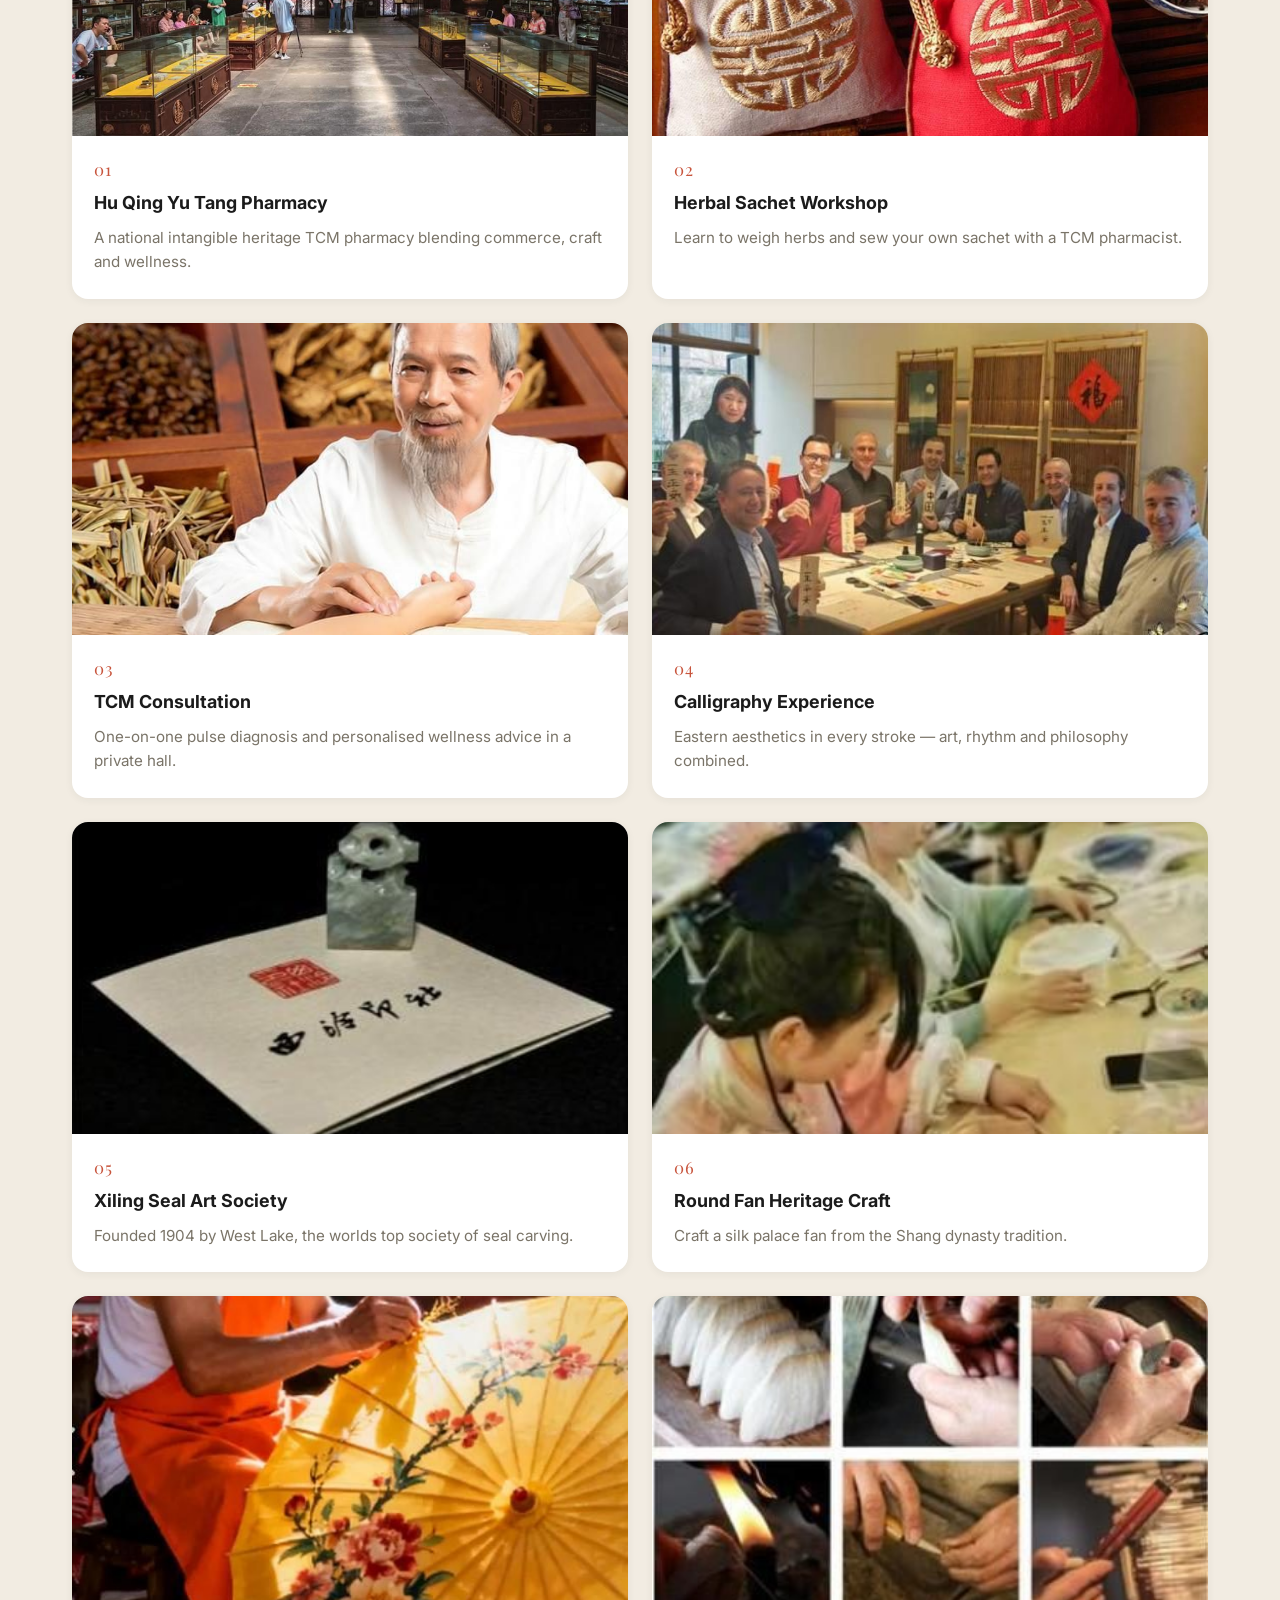
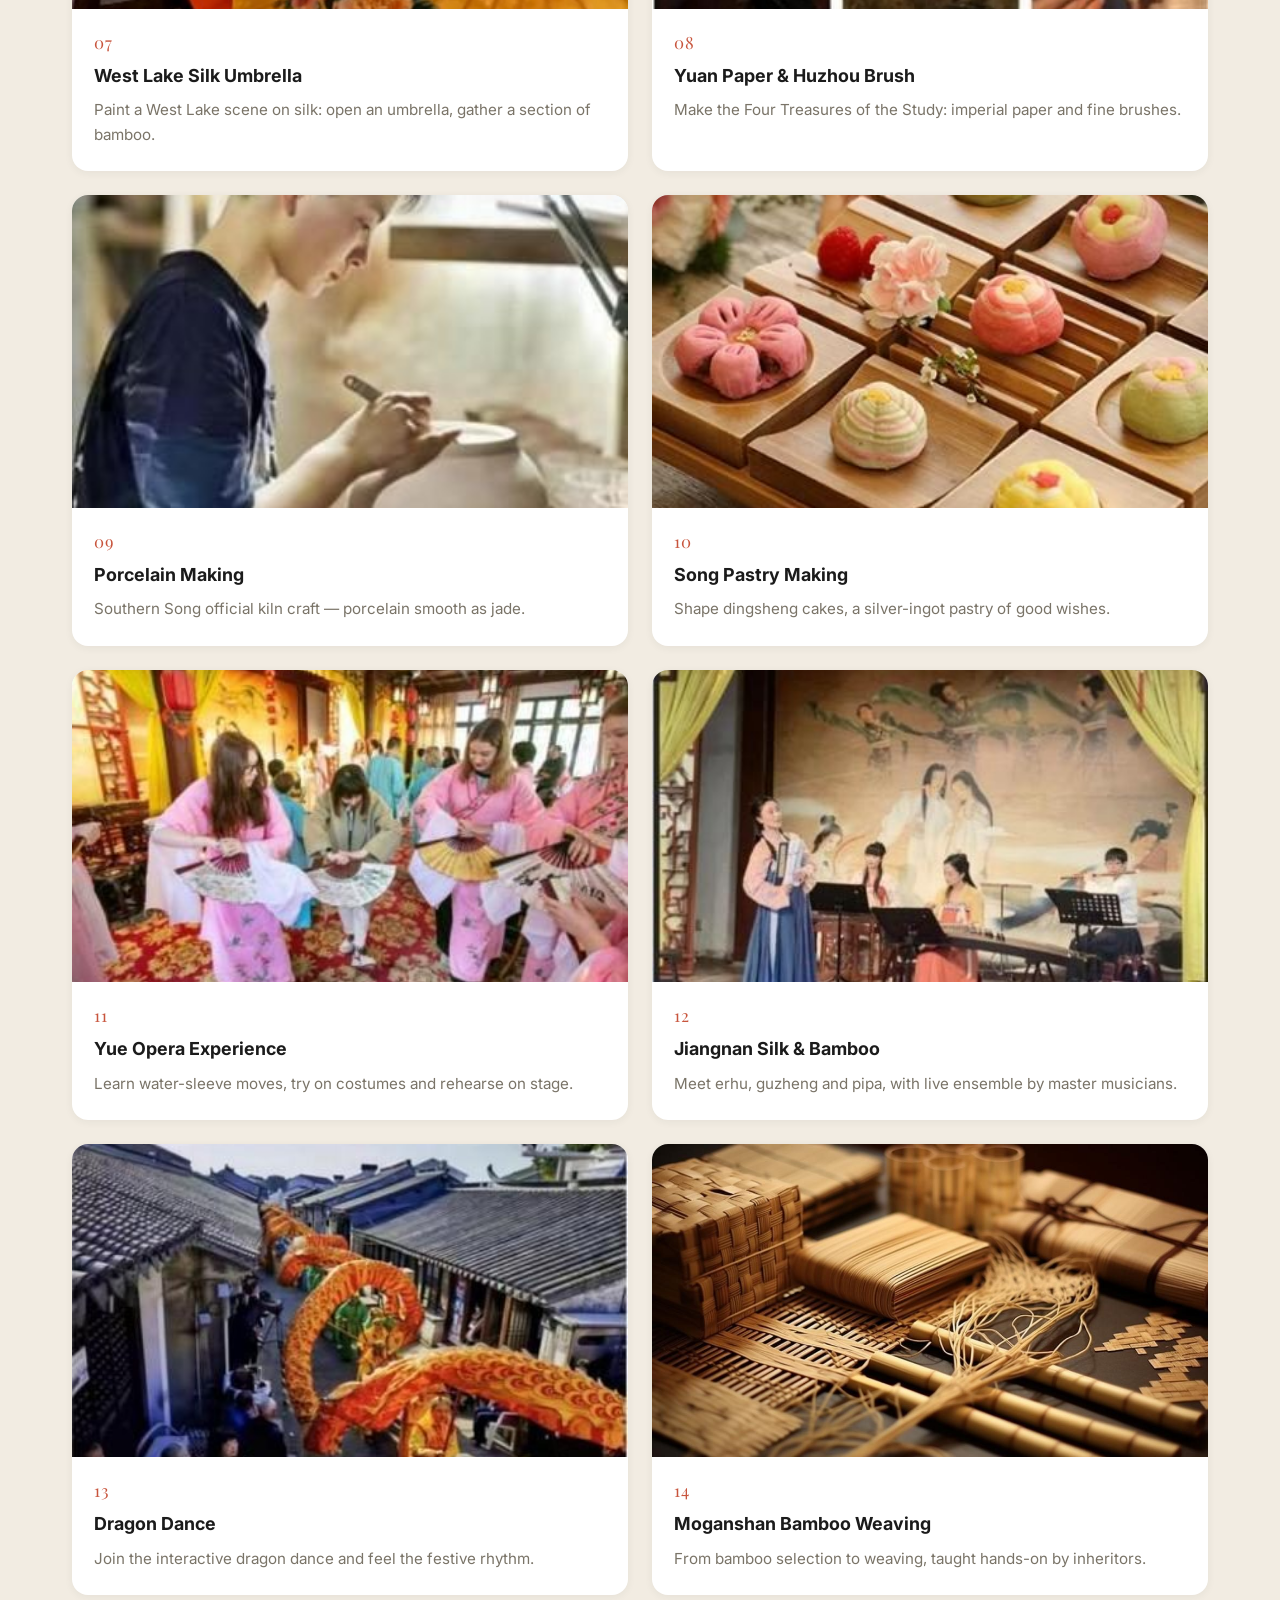
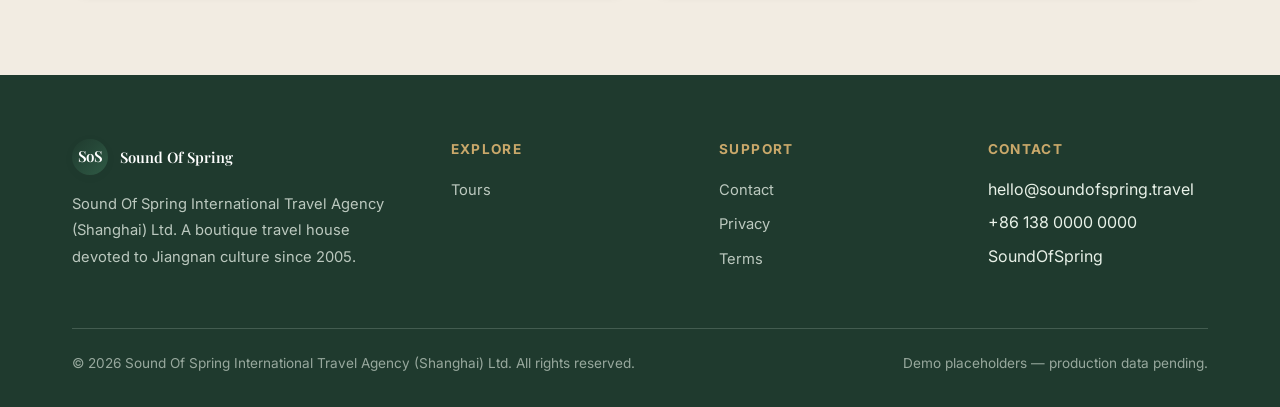
<file: product-culture.html>
<!doctype html>
<html lang="en">
<head>
  <meta charset="utf-8">
  <meta name="viewport" content="width=device-width,initial-scale=1">
  <title>Cultural Experience · Sound Of Spring</title>
  <meta name="description" content="Guided by masters — calligraphy, opera, seal carving and more living heritage.">
  <link rel="preconnect" href="https://fonts.googleapis.com">
  <link rel="preconnect" href="https://fonts.gstatic.com" crossorigin>
  <link rel="stylesheet" href="https://fonts.googleapis.com/css2?family=Inter:wght@400;500;600;700&family=Playfair+Display:ital,wght@0,400;0,600;0,700;1,400&display=swap">
  <link rel="stylesheet" href="/assets/css/reset.css">
  <link rel="stylesheet" href="/assets/css/style.css?v=20260926">
</head>
<body data-page="products">

<header class="site-header">
  <nav class="nav" aria-label="Primary">
    <a href="/index.html" class="brand" aria-label="Sound Of Spring">
      <span class="brand-mark">SoS</span>
      <span>Sound Of Spring</span>
    </a>
    <div class="nav-tabs">
      <a href="/index.html" class="nav-tab" data-i18n="nav.home">Company</a>
      <a href="/products.html" class="nav-tab" data-i18n="nav.products">Tours</a>
      <a href="/contact.html" class="nav-tab" data-i18n="nav.contact">Contact</a>
      <button class="btn btn-accent nav-register" data-register data-i18n="nav.register">报名</button>
      <label class="lang-switch">
        <svg width="14" height="14" viewBox="0 0 24 24" fill="none" stroke="currentColor" stroke-width="1.6"><circle cx="12" cy="12" r="9"/><path d="M3 12h18M12 3a14 14 0 010 18M12 3a14 14 0 000 18"/></svg>
        <select data-lang-select aria-label="Language">
          <option value="en">EN</option><option value="ru">RU</option><option value="zh">ZH</option>
        </select>
      </label>
    </div>
    <button class="nav-toggle" aria-label="Open menu" aria-expanded="false">
      <svg viewBox="0 0 24 24" fill="none" stroke="currentColor" stroke-width="2"><line x1="4" y1="7" x2="20" y2="7"/><line x1="4" y1="12" x2="20" y2="12"/><line x1="4" y1="17" x2="20" y2="17"/></svg>
    </button>
  </nav>
</header>

<section class="product-hero">
  <div class="product-hero-bg"><img src="/assets/images/tours/cul-calligraphy.jpg" alt=""></div>
  <div class="container">
    <span class="tag" data-i18n="pc.cul.tag">Hu Qing Yu Tang Pharmacy</span>
    <h1 data-i18n="pd.cul.hero.title">Cultural Experiences</h1>
    <p data-i18n="pd.cul.hero.desc">Guided by masters — calligraphy, opera, seal carving and more living heritage.</p>
  </div>
</section>

<section class="product-section" id="about">
  <div class="container">
    <div class="section-head">
      <span class="eyebrow" data-i18n="pc.cul.tag">Hu Qing Yu Tang Pharmacy</span>
      <h2 data-i18n="pd.intro.title">About this journey</h2>
      <div class="section-divider"></div>
    </div>
    <div class="layout-2" style="display: grid; grid-template-columns: 1fr 1fr; gap: 56px;">
      <div>
        <p data-i18n="pd.cul.intro.p1">Our cultural workshops turn visitors into participants. Learn brush calligraphy from a master, sew a herbal sachet with a TCM pharmacist, or try on opera costume for a stage rehearsal.</p>
        <p data-i18n="pd.cul.intro.p2">Every experience is hosted by inheritors and professionals of intangible cultural heritage, in small groups, with English and Russian interpretation available.</p>
      </div>
      <div class="gallery-grid" style="margin-top: 0;">
        <img src="/assets/images/tours/cul-round-fan.jpg" alt="" loading="lazy">
        <img src="/assets/images/tours/cul-silk-umbrella.jpg" alt="" loading="lazy">
        <img src="/assets/images/tours/cul-yue-opera.jpg" alt="" loading="lazy">
        <img src="/assets/images/tours/cul-porcelain.jpg" alt="" loading="lazy">
      </div>
    </div>
  </div>
</section>

<section class="product-section alt">
  <div class="container">
    <div class="section-head">
      <h2 data-i18n="pd.cul.items.title">Heritage workshops</h2>
      <div class="section-divider"></div>
    </div>
    <div class="exp-grid">
      <div class="exp-card">
        <div class="exp-card-img"><img src="/assets/images/tours/cul-huqingyutang.jpg" alt="" loading="lazy"></div>
        <div class="exp-card-body">
          <span class="exp-num">01</span>
          <h4 data-i18n="item.cul.1.title">Hu Qing Yu Tang Pharmacy</h4>
          <p data-i18n="item.cul.1.desc">A national intangible heritage TCM pharmacy blending commerce, craft and wellness.</p>
        </div>
      </div>
      <div class="exp-card">
        <div class="exp-card-img"><img src="/assets/images/tours/cul-herb-sachet.jpg" alt="" loading="lazy"></div>
        <div class="exp-card-body">
          <span class="exp-num">02</span>
          <h4 data-i18n="item.cul.2.title">Herbal Sachet Workshop</h4>
          <p data-i18n="item.cul.2.desc">Learn to weigh herbs and sew your own sachet with a TCM pharmacist.</p>
        </div>
      </div>
      <div class="exp-card">
        <div class="exp-card-img"><img src="/assets/images/tours/cul-tcm-consult.jpg" alt="" loading="lazy"></div>
        <div class="exp-card-body">
          <span class="exp-num">03</span>
          <h4 data-i18n="item.cul.3.title">TCM Consultation</h4>
          <p data-i18n="item.cul.3.desc">One-on-one pulse diagnosis and personalised wellness advice in a private hall.</p>
        </div>
      </div>
      <div class="exp-card">
        <div class="exp-card-img"><img src="/assets/images/tours/cul-calligraphy.jpg" alt="" loading="lazy"></div>
        <div class="exp-card-body">
          <span class="exp-num">04</span>
          <h4 data-i18n="item.cul.4.title">Calligraphy Experience</h4>
          <p data-i18n="item.cul.4.desc">Eastern aesthetics in every stroke — art, rhythm and philosophy combined.</p>
        </div>
      </div>
      <div class="exp-card">
        <div class="exp-card-img"><img src="/assets/images/tours/cul-seal-society.jpg" alt="" loading="lazy"></div>
        <div class="exp-card-body">
          <span class="exp-num">05</span>
          <h4 data-i18n="item.cul.5.title">Xiling Seal Art Society</h4>
          <p data-i18n="item.cul.5.desc">Founded 1904 by West Lake, the worlds top society of seal carving.</p>
        </div>
      </div>
      <div class="exp-card">
        <div class="exp-card-img"><img src="/assets/images/tours/cul-round-fan.jpg" alt="" loading="lazy"></div>
        <div class="exp-card-body">
          <span class="exp-num">06</span>
          <h4 data-i18n="item.cul.6.title">Round Fan Heritage Craft</h4>
          <p data-i18n="item.cul.6.desc">Craft a silk palace fan from the Shang dynasty tradition.</p>
        </div>
      </div>
      <div class="exp-card">
        <div class="exp-card-img"><img src="/assets/images/tours/cul-silk-umbrella.jpg" alt="" loading="lazy"></div>
        <div class="exp-card-body">
          <span class="exp-num">07</span>
          <h4 data-i18n="item.cul.7.title">West Lake Silk Umbrella</h4>
          <p data-i18n="item.cul.7.desc">Paint a West Lake scene on silk: open an umbrella, gather a section of bamboo.</p>
        </div>
      </div>
      <div class="exp-card">
        <div class="exp-card-img"><img src="/assets/images/tours/cul-paper-brush.jpg" alt="" loading="lazy"></div>
        <div class="exp-card-body">
          <span class="exp-num">08</span>
          <h4 data-i18n="item.cul.8.title">Yuan Paper & Huzhou Brush</h4>
          <p data-i18n="item.cul.8.desc">Make the Four Treasures of the Study: imperial paper and fine brushes.</p>
        </div>
      </div>
      <div class="exp-card">
        <div class="exp-card-img"><img src="/assets/images/tours/cul-porcelain.jpg" alt="" loading="lazy"></div>
        <div class="exp-card-body">
          <span class="exp-num">09</span>
          <h4 data-i18n="item.cul.9.title">Porcelain Making</h4>
          <p data-i18n="item.cul.9.desc">Southern Song official kiln craft — porcelain smooth as jade.</p>
        </div>
      </div>
      <div class="exp-card">
        <div class="exp-card-img"><img src="/assets/images/tours/cul-song-pastry.jpg" alt="" loading="lazy"></div>
        <div class="exp-card-body">
          <span class="exp-num">10</span>
          <h4 data-i18n="item.cul.10.title">Song Pastry Making</h4>
          <p data-i18n="item.cul.10.desc">Shape dingsheng cakes, a silver-ingot pastry of good wishes.</p>
        </div>
      </div>
      <div class="exp-card">
        <div class="exp-card-img"><img src="/assets/images/tours/cul-yue-opera.jpg" alt="" loading="lazy"></div>
        <div class="exp-card-body">
          <span class="exp-num">11</span>
          <h4 data-i18n="item.cul.11.title">Yue Opera Experience</h4>
          <p data-i18n="item.cul.11.desc">Learn water-sleeve moves, try on costumes and rehearse on stage.</p>
        </div>
      </div>
      <div class="exp-card">
        <div class="exp-card-img"><img src="/assets/images/tours/cul-silk-bamboo.jpg" alt="" loading="lazy"></div>
        <div class="exp-card-body">
          <span class="exp-num">12</span>
          <h4 data-i18n="item.cul.12.title">Jiangnan Silk & Bamboo</h4>
          <p data-i18n="item.cul.12.desc">Meet erhu, guzheng and pipa, with live ensemble by master musicians.</p>
        </div>
      </div>
      <div class="exp-card">
        <div class="exp-card-img"><img src="/assets/images/tours/cul-dragon-dance.jpg" alt="" loading="lazy"></div>
        <div class="exp-card-body">
          <span class="exp-num">13</span>
          <h4 data-i18n="item.cul.13.title">Dragon Dance</h4>
          <p data-i18n="item.cul.13.desc">Join the interactive dragon dance and feel the festive rhythm.</p>
        </div>
      </div>
      <div class="exp-card">
        <div class="exp-card-img"><img src="/assets/images/tours/cul-bamboo-weaving.jpg" alt="" loading="lazy"></div>
        <div class="exp-card-body">
          <span class="exp-num">14</span>
          <h4 data-i18n="item.cul.14.title">Moganshan Bamboo Weaving</h4>
          <p data-i18n="item.cul.14.desc">From bamboo selection to weaving, taught hands-on by inheritors.</p>
        </div>
      </div>
    </div>
  </div>
</section>


<footer class="site-footer">
  <div class="container">
    <div class="footer-grid">
      <div>
        <a href="/index.html" class="brand" style="color: #fff;">
          <span class="brand-mark">SoS</span>
          <span data-i18n="hero.title">Sound Of Spring</span>
        </a>
        <p style="margin-top: 16px;" data-i18n="footer.about">Sound Of Spring International Travel Agency (Shanghai) Ltd.</p>
      </div>
      <div>
        <h4 data-i18n="footer.explore">Explore</h4>
        <ul>
          <li><a href="/products.html" data-i18n="nav.products">Tours</a></li>
        </ul>
      </div>
      <div>
        <h4 data-i18n="footer.support">Support</h4>
        <ul>
          <li><a href="/contact.html" data-i18n="nav.contact">Contact</a></li>
          <li><a href="#" data-i18n="footer.privacy">Privacy</a></li>
          <li><a href="#" data-i18n="footer.terms">Terms</a></li>
        </ul>
      </div>
      <div>
        <h4 data-i18n="footer.contact">Contact</h4>
        <ul>
          <li><span data-i18n="contact.email">hello@soundofspring.travel</span></li>
          <li><span data-i18n="contact.mobile">+86 138 0000 0000</span></li>
          <li><span data-i18n="contact.wechat">WeChat: SoundOfSpring</span></li>
        </ul>
      </div>
    </div>
    <div class="footer-bottom">
      <span data-i18n="footer.copy">© 2026 Sound Of Spring International Travel Agency</span>
      <span data-i18n="footer.demo">Demo placeholders — production data pending.</span>
    </div>
  </div>
</footer>

<script src="/assets/js/config.js?v=20260926"></script>
<script src="/assets/js/i18n.js?v=20260926"></script>
<script src="/assets/js/main.js?v=20260926"></script>
<script src="/assets/js/registration.js?v=20260926"></script>
<script src="/assets/js/forms.js?v=20260926"></script>
</body>
</html>
</file>
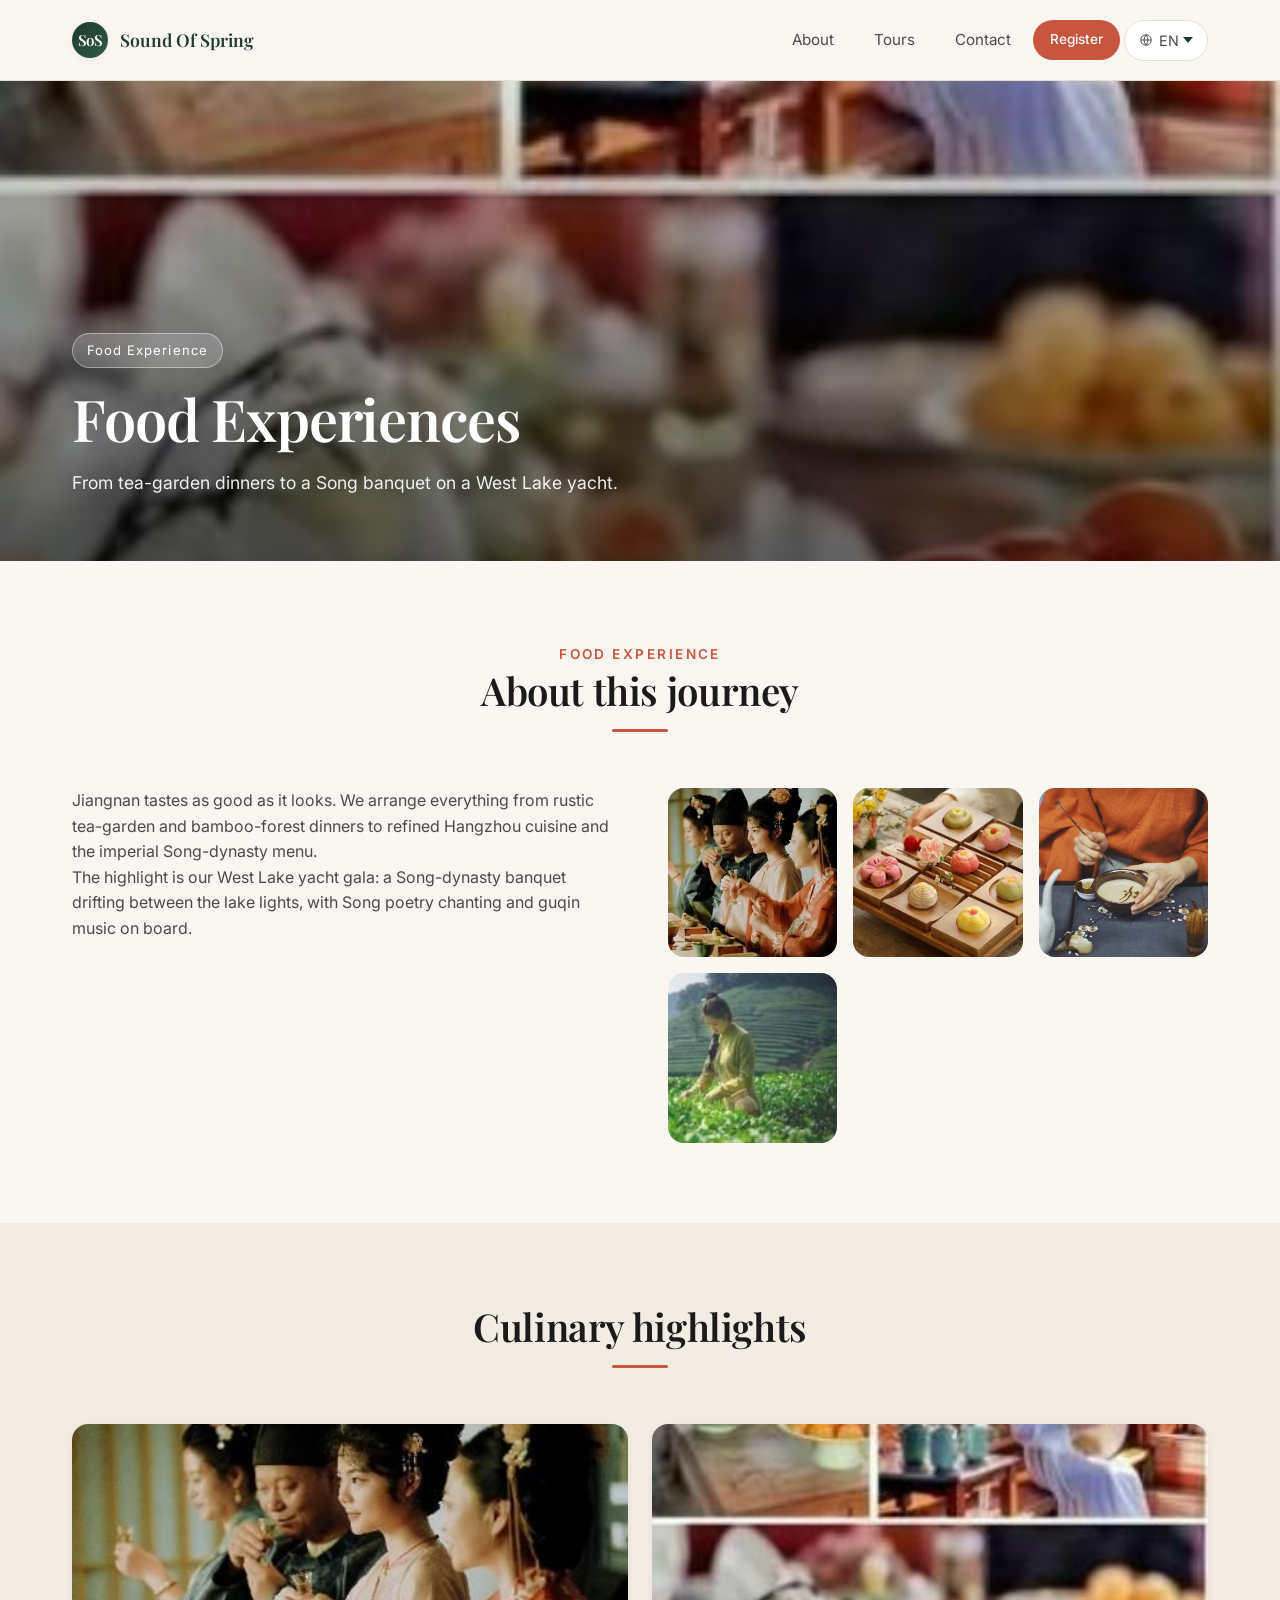
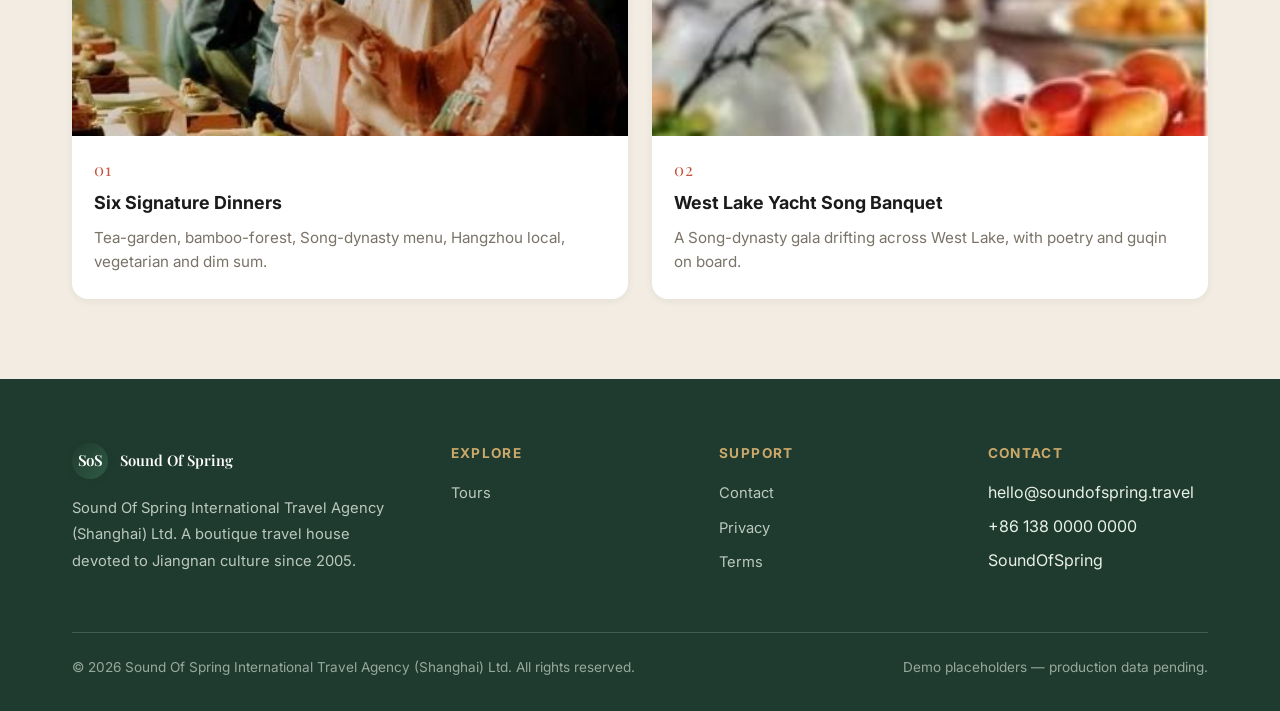
<file: product-food.html>
<!doctype html>
<html lang="en">
<head>
  <meta charset="utf-8">
  <meta name="viewport" content="width=device-width,initial-scale=1">
  <title>Food Experience · Sound Of Spring</title>
  <meta name="description" content="From tea-garden dinners to a Song banquet on a West Lake yacht.">
  <link rel="preconnect" href="https://fonts.googleapis.com">
  <link rel="preconnect" href="https://fonts.gstatic.com" crossorigin>
  <link rel="stylesheet" href="https://fonts.googleapis.com/css2?family=Inter:wght@400;500;600;700&family=Playfair+Display:ital,wght@0,400;0,600;0,700;1,400&display=swap">
  <link rel="stylesheet" href="/assets/css/reset.css">
  <link rel="stylesheet" href="/assets/css/style.css?v=20260926">
</head>
<body data-page="products">

<header class="site-header">
  <nav class="nav" aria-label="Primary">
    <a href="/index.html" class="brand" aria-label="Sound Of Spring">
      <span class="brand-mark">SoS</span>
      <span>Sound Of Spring</span>
    </a>
    <div class="nav-tabs">
      <a href="/index.html" class="nav-tab" data-i18n="nav.home">Company</a>
      <a href="/products.html" class="nav-tab" data-i18n="nav.products">Tours</a>
      <a href="/contact.html" class="nav-tab" data-i18n="nav.contact">Contact</a>
      <button class="btn btn-accent nav-register" data-register data-i18n="nav.register">报名</button>
      <label class="lang-switch">
        <svg width="14" height="14" viewBox="0 0 24 24" fill="none" stroke="currentColor" stroke-width="1.6"><circle cx="12" cy="12" r="9"/><path d="M3 12h18M12 3a14 14 0 010 18M12 3a14 14 0 000 18"/></svg>
        <select data-lang-select aria-label="Language">
          <option value="en">EN</option><option value="ru">RU</option><option value="zh">ZH</option>
        </select>
      </label>
    </div>
    <button class="nav-toggle" aria-label="Open menu" aria-expanded="false">
      <svg viewBox="0 0 24 24" fill="none" stroke="currentColor" stroke-width="2"><line x1="4" y1="7" x2="20" y2="7"/><line x1="4" y1="12" x2="20" y2="12"/><line x1="4" y1="17" x2="20" y2="17"/></svg>
    </button>
  </nav>
</header>

<section class="product-hero">
  <div class="product-hero-bg"><img src="/assets/images/tours/food-yacht-banquet.jpg" alt=""></div>
  <div class="container">
    <span class="tag" data-i18n="pc.food.tag">Six Signature Dinners</span>
    <h1 data-i18n="pd.food.hero.title">Food Experiences</h1>
    <p data-i18n="pd.food.hero.desc">From tea-garden dinners to a Song banquet on a West Lake yacht.</p>
  </div>
</section>

<section class="product-section" id="about">
  <div class="container">
    <div class="section-head">
      <span class="eyebrow" data-i18n="pc.food.tag">Six Signature Dinners</span>
      <h2 data-i18n="pd.intro.title">About this journey</h2>
      <div class="section-divider"></div>
    </div>
    <div class="layout-2" style="display: grid; grid-template-columns: 1fr 1fr; gap: 56px;">
      <div>
        <p data-i18n="pd.food.intro.p1">Jiangnan tastes as good as it looks. We arrange everything from rustic tea-garden and bamboo-forest dinners to refined Hangzhou cuisine and the imperial Song-dynasty menu.</p>
        <p data-i18n="pd.food.intro.p2">The highlight is our West Lake yacht gala: a Song-dynasty banquet drifting between the lake lights, with Song poetry chanting and guqin music on board.</p>
      </div>
      <div class="gallery-grid" style="margin-top: 0;">
        <img src="/assets/images/tours/food-song-banquet.jpg" alt="" loading="lazy">
        <img src="/assets/images/tours/cul-song-pastry.jpg" alt="" loading="lazy">
        <img src="/assets/images/tours/scn-tea-whisking.jpg" alt="" loading="lazy">
        <img src="/assets/images/tours/scn-longjing-tea.jpg" alt="" loading="lazy">
      </div>
    </div>
  </div>
</section>

<section class="product-section alt">
  <div class="container">
    <div class="section-head">
      <h2 data-i18n="pd.food.items.title">Culinary highlights</h2>
      <div class="section-divider"></div>
    </div>
    <div class="exp-grid">
      <div class="exp-card">
        <div class="exp-card-img"><img src="/assets/images/tours/food-song-banquet.jpg" alt="" loading="lazy"></div>
        <div class="exp-card-body">
          <span class="exp-num">01</span>
          <h4 data-i18n="item.food.1.title">Six Signature Dinners</h4>
          <p data-i18n="item.food.1.desc">Tea-garden, bamboo-forest, Song-dynasty menu, Hangzhou local, vegetarian and dim sum.</p>
        </div>
      </div>
      <div class="exp-card">
        <div class="exp-card-img"><img src="/assets/images/tours/food-yacht-banquet.jpg" alt="" loading="lazy"></div>
        <div class="exp-card-body">
          <span class="exp-num">02</span>
          <h4 data-i18n="item.food.2.title">West Lake Yacht Song Banquet</h4>
          <p data-i18n="item.food.2.desc">A Song-dynasty gala drifting across West Lake, with poetry and guqin on board.</p>
        </div>
      </div>
    </div>
  </div>
</section>


<footer class="site-footer">
  <div class="container">
    <div class="footer-grid">
      <div>
        <a href="/index.html" class="brand" style="color: #fff;">
          <span class="brand-mark">SoS</span>
          <span data-i18n="hero.title">Sound Of Spring</span>
        </a>
        <p style="margin-top: 16px;" data-i18n="footer.about">Sound Of Spring International Travel Agency (Shanghai) Ltd.</p>
      </div>
      <div>
        <h4 data-i18n="footer.explore">Explore</h4>
        <ul>
          <li><a href="/products.html" data-i18n="nav.products">Tours</a></li>
        </ul>
      </div>
      <div>
        <h4 data-i18n="footer.support">Support</h4>
        <ul>
          <li><a href="/contact.html" data-i18n="nav.contact">Contact</a></li>
          <li><a href="#" data-i18n="footer.privacy">Privacy</a></li>
          <li><a href="#" data-i18n="footer.terms">Terms</a></li>
        </ul>
      </div>
      <div>
        <h4 data-i18n="footer.contact">Contact</h4>
        <ul>
          <li><span data-i18n="contact.email">hello@soundofspring.travel</span></li>
          <li><span data-i18n="contact.mobile">+86 138 0000 0000</span></li>
          <li><span data-i18n="contact.wechat">WeChat: SoundOfSpring</span></li>
        </ul>
      </div>
    </div>
    <div class="footer-bottom">
      <span data-i18n="footer.copy">© 2026 Sound Of Spring International Travel Agency</span>
      <span data-i18n="footer.demo">Demo placeholders — production data pending.</span>
    </div>
  </div>
</footer>

<script src="/assets/js/config.js?v=20260926"></script>
<script src="/assets/js/i18n.js?v=20260926"></script>
<script src="/assets/js/main.js?v=20260926"></script>
<script src="/assets/js/registration.js?v=20260926"></script>
<script src="/assets/js/forms.js?v=20260926"></script>
</body>
</html>
</file>
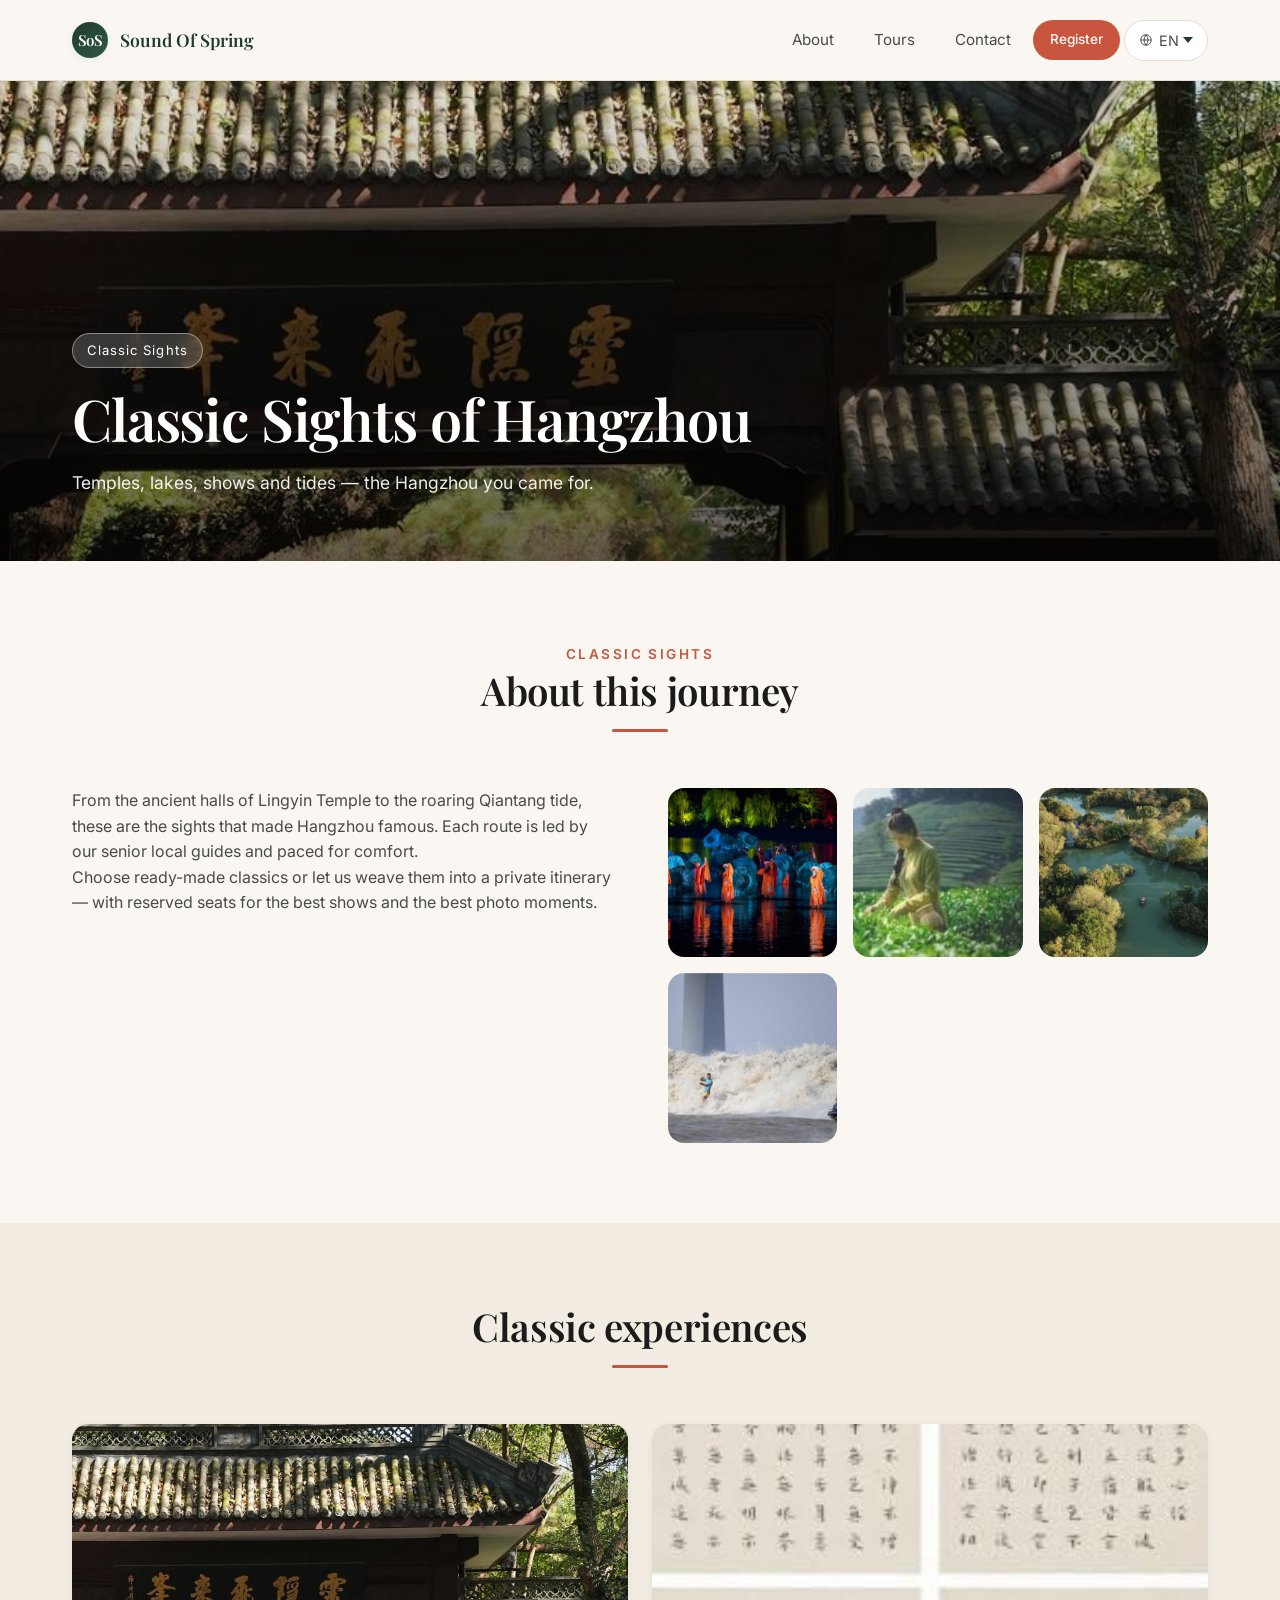
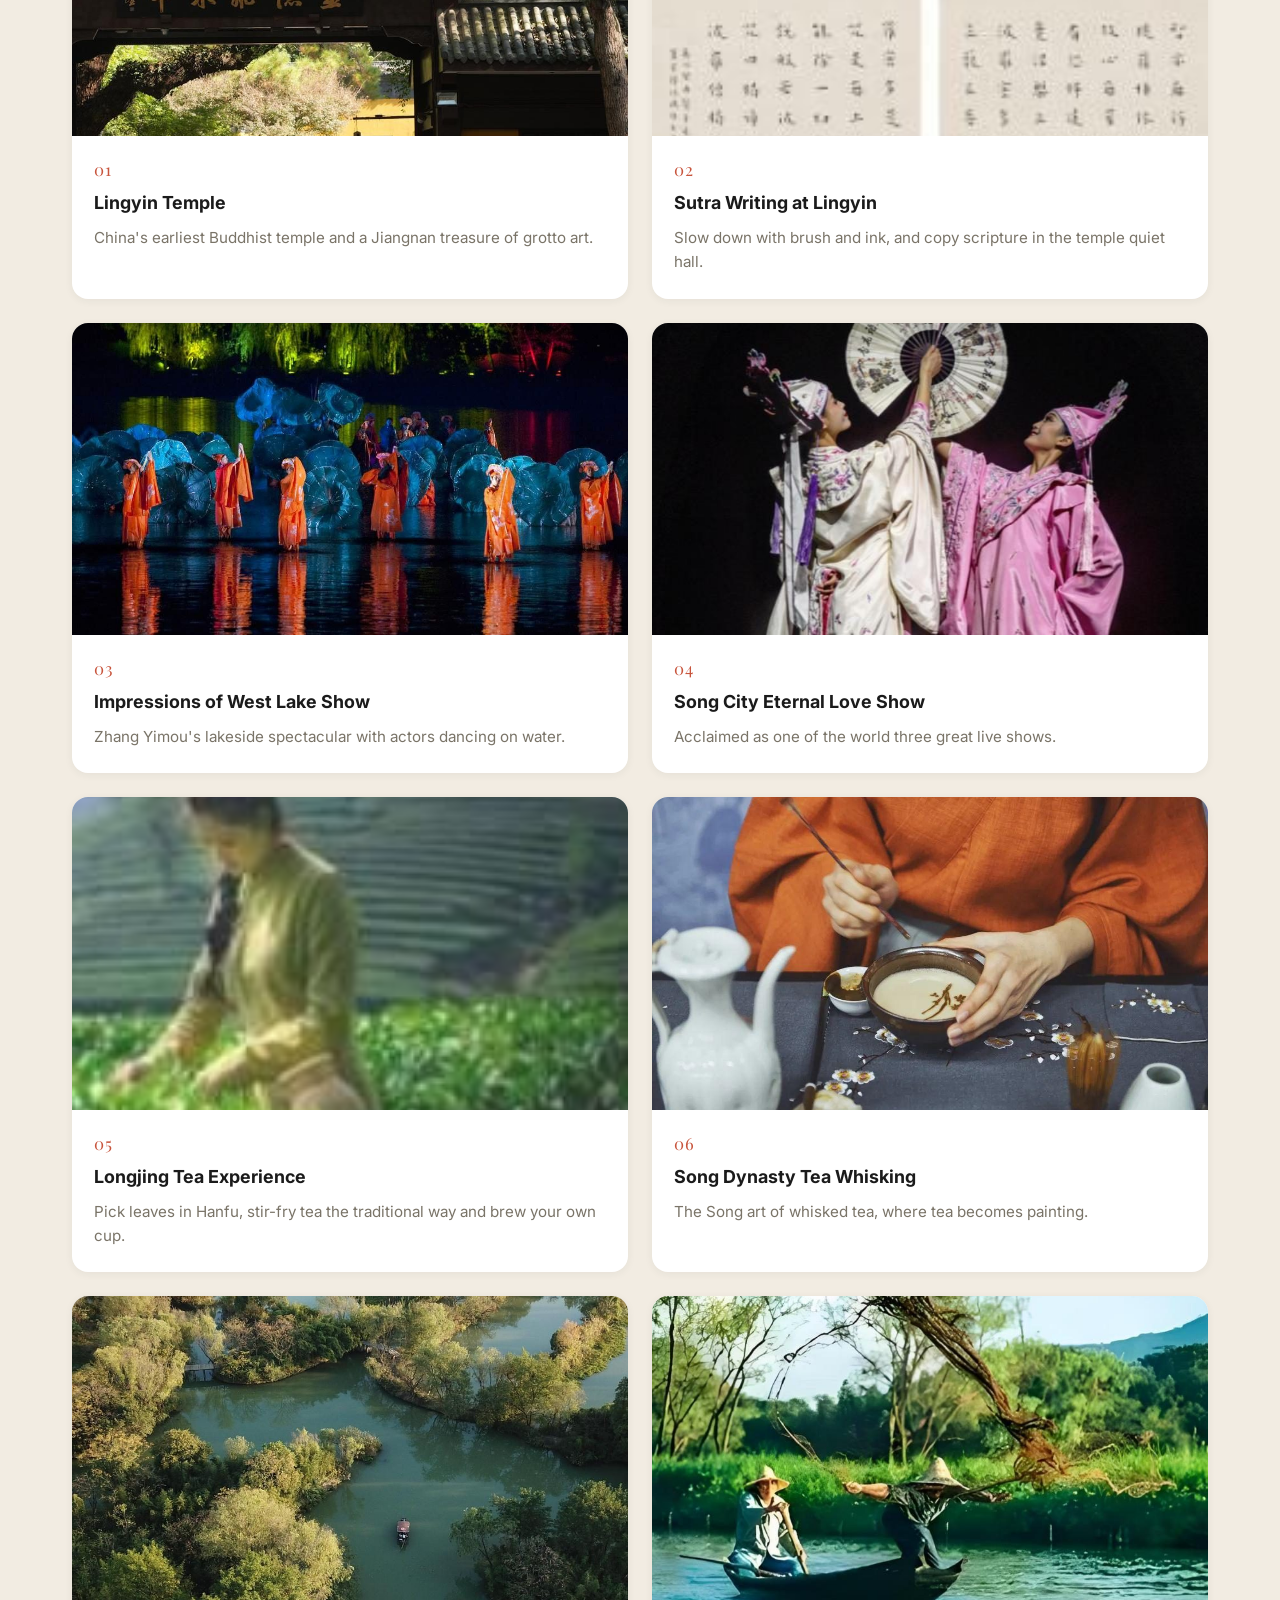
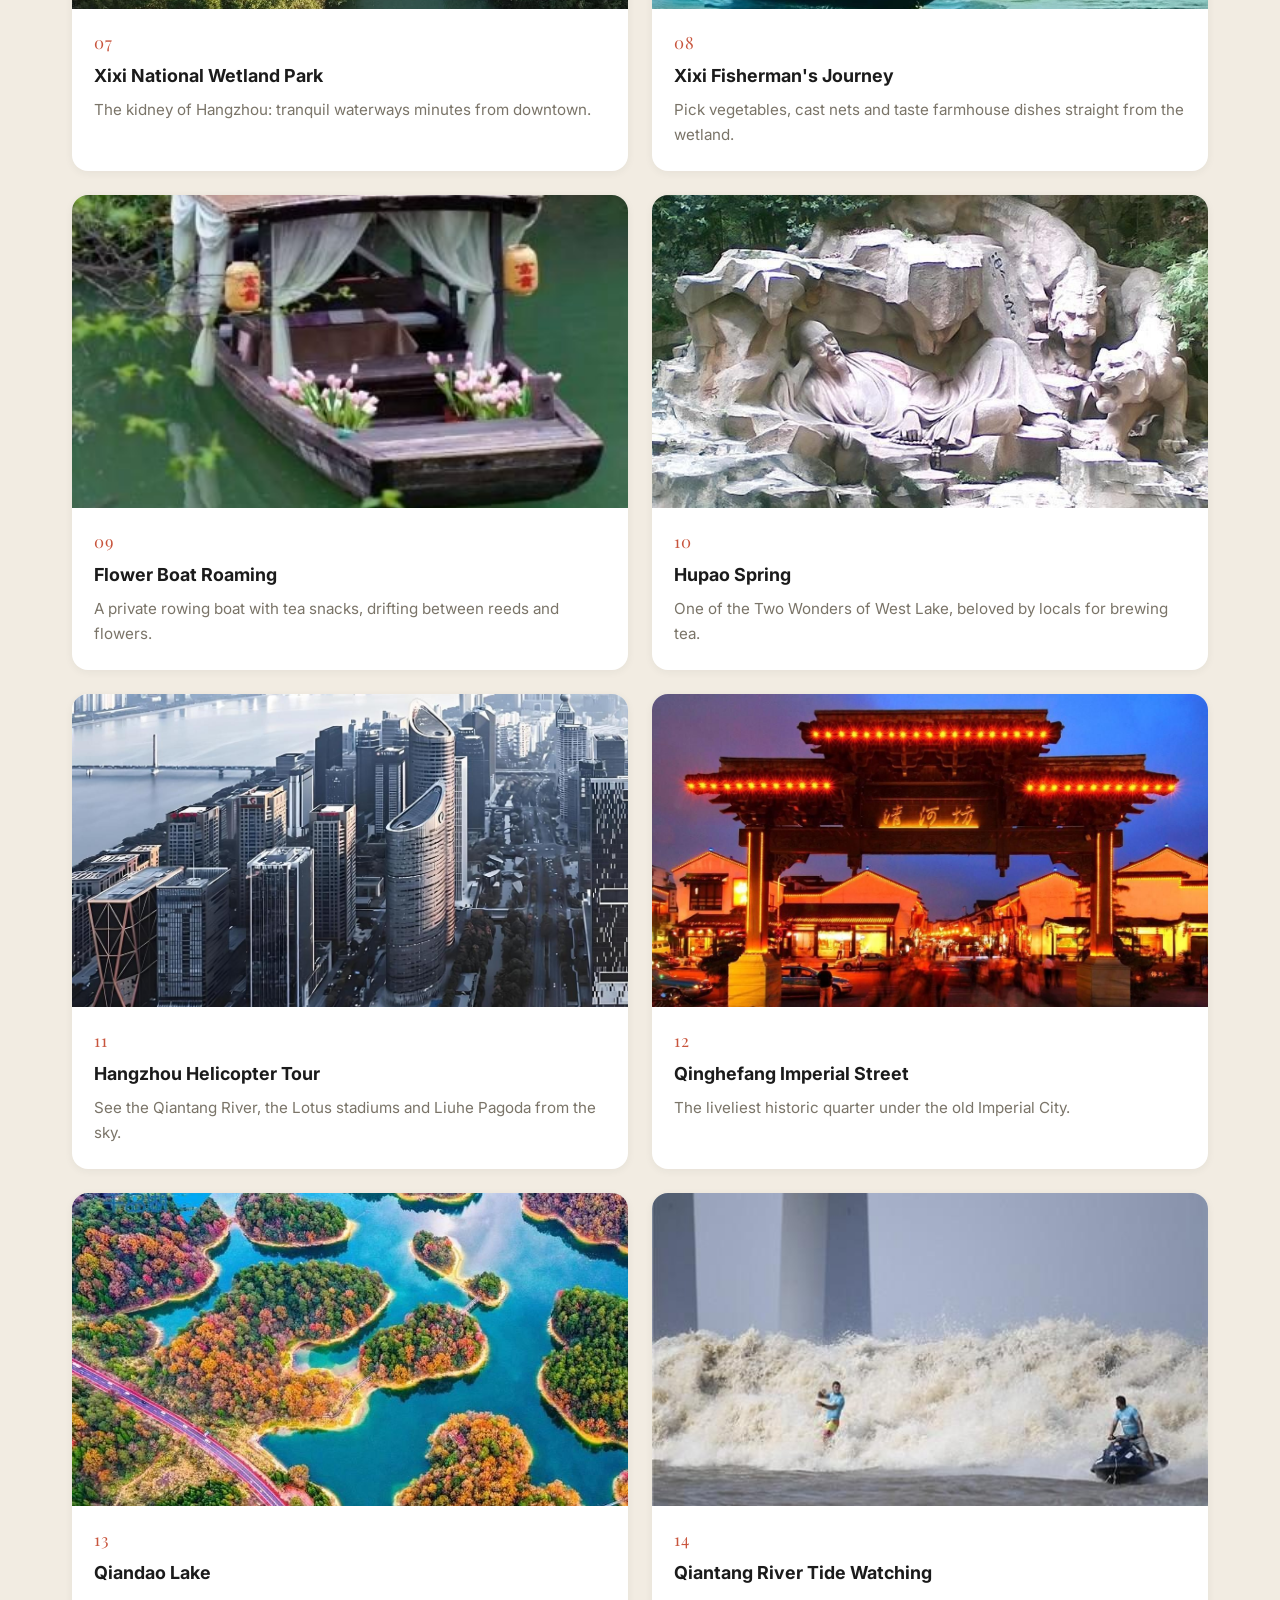
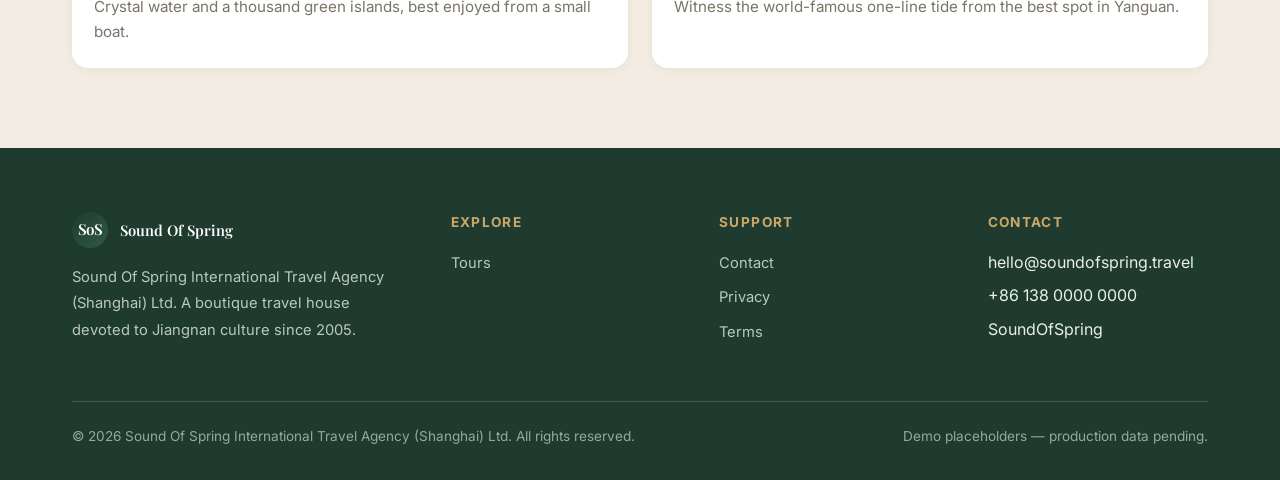
<file: product-scenery.html>
<!doctype html>
<html lang="en">
<head>
  <meta charset="utf-8">
  <meta name="viewport" content="width=device-width,initial-scale=1">
  <title>Classic Sights · Sound Of Spring</title>
  <meta name="description" content="Temples, lakes, shows and tides — the Hangzhou you came for.">
  <link rel="preconnect" href="https://fonts.googleapis.com">
  <link rel="preconnect" href="https://fonts.gstatic.com" crossorigin>
  <link rel="stylesheet" href="https://fonts.googleapis.com/css2?family=Inter:wght@400;500;600;700&family=Playfair+Display:ital,wght@0,400;0,600;0,700;1,400&display=swap">
  <link rel="stylesheet" href="/assets/css/reset.css">
  <link rel="stylesheet" href="/assets/css/style.css?v=20260926">
</head>
<body data-page="products">

<header class="site-header">
  <nav class="nav" aria-label="Primary">
    <a href="/index.html" class="brand" aria-label="Sound Of Spring">
      <span class="brand-mark">SoS</span>
      <span>Sound Of Spring</span>
    </a>
    <div class="nav-tabs">
      <a href="/index.html" class="nav-tab" data-i18n="nav.home">Company</a>
      <a href="/products.html" class="nav-tab" data-i18n="nav.products">Tours</a>
      <a href="/contact.html" class="nav-tab" data-i18n="nav.contact">Contact</a>
      <button class="btn btn-accent nav-register" data-register data-i18n="nav.register">报名</button>
      <label class="lang-switch">
        <svg width="14" height="14" viewBox="0 0 24 24" fill="none" stroke="currentColor" stroke-width="1.6"><circle cx="12" cy="12" r="9"/><path d="M3 12h18M12 3a14 14 0 010 18M12 3a14 14 0 000 18"/></svg>
        <select data-lang-select aria-label="Language">
          <option value="en">EN</option><option value="ru">RU</option><option value="zh">ZH</option>
        </select>
      </label>
    </div>
    <button class="nav-toggle" aria-label="Open menu" aria-expanded="false">
      <svg viewBox="0 0 24 24" fill="none" stroke="currentColor" stroke-width="2"><line x1="4" y1="7" x2="20" y2="7"/><line x1="4" y1="12" x2="20" y2="12"/><line x1="4" y1="17" x2="20" y2="17"/></svg>
    </button>
  </nav>
</header>

<section class="product-hero">
  <div class="product-hero-bg"><img src="/assets/images/tours/scn-lingyin.jpg" alt=""></div>
  <div class="container">
    <span class="tag" data-i18n="pc.scn.tag">Lingyin Temple</span>
    <h1 data-i18n="pd.scn.hero.title">Classic Sights of Hangzhou</h1>
    <p data-i18n="pd.scn.hero.desc">Temples, lakes, shows and tides — the Hangzhou you came for.</p>
  </div>
</section>

<section class="product-section" id="about">
  <div class="container">
    <div class="section-head">
      <span class="eyebrow" data-i18n="pc.scn.tag">Lingyin Temple</span>
      <h2 data-i18n="pd.intro.title">About this journey</h2>
      <div class="section-divider"></div>
    </div>
    <div class="layout-2" style="display: grid; grid-template-columns: 1fr 1fr; gap: 56px;">
      <div>
        <p data-i18n="pd.scn.intro.p1">From the ancient halls of Lingyin Temple to the roaring Qiantang tide, these are the sights that made Hangzhou famous. Each route is led by our senior local guides and paced for comfort.</p>
        <p data-i18n="pd.scn.intro.p2">Choose ready-made classics or let us weave them into a private itinerary — with reserved seats for the best shows and the best photo moments.</p>
      </div>
      <div class="gallery-grid" style="margin-top: 0;">
        <img src="/assets/images/tours/scn-impressions-show.jpg" alt="" loading="lazy">
        <img src="/assets/images/tours/scn-longjing-tea.jpg" alt="" loading="lazy">
        <img src="/assets/images/tours/scn-xixi-wetland.jpg" alt="" loading="lazy">
        <img src="/assets/images/tours/scn-qiantang-tide.jpg" alt="" loading="lazy">
      </div>
    </div>
  </div>
</section>

<section class="product-section alt">
  <div class="container">
    <div class="section-head">
      <h2 data-i18n="pd.scn.items.title">Classic experiences</h2>
      <div class="section-divider"></div>
    </div>
    <div class="exp-grid">
      <div class="exp-card">
        <div class="exp-card-img"><img src="/assets/images/tours/scn-lingyin.jpg" alt="" loading="lazy"></div>
        <div class="exp-card-body">
          <span class="exp-num">01</span>
          <h4 data-i18n="item.scn.1.title">Lingyin Temple</h4>
          <p data-i18n="item.scn.1.desc">China's earliest Buddhist temple and a Jiangnan treasure of grotto art.</p>
        </div>
      </div>
      <div class="exp-card">
        <div class="exp-card-img"><img src="/assets/images/tours/scn-sutra-writing.jpg" alt="" loading="lazy"></div>
        <div class="exp-card-body">
          <span class="exp-num">02</span>
          <h4 data-i18n="item.scn.2.title">Sutra Writing at Lingyin</h4>
          <p data-i18n="item.scn.2.desc">Slow down with brush and ink, and copy scripture in the temple quiet hall.</p>
        </div>
      </div>
      <div class="exp-card">
        <div class="exp-card-img"><img src="/assets/images/tours/scn-impressions-show.jpg" alt="" loading="lazy"></div>
        <div class="exp-card-body">
          <span class="exp-num">03</span>
          <h4 data-i18n="item.scn.3.title">Impressions of West Lake Show</h4>
          <p data-i18n="item.scn.3.desc">Zhang Yimou's lakeside spectacular with actors dancing on water.</p>
        </div>
      </div>
      <div class="exp-card">
        <div class="exp-card-img"><img src="/assets/images/tours/scn-song-city.jpg" alt="" loading="lazy"></div>
        <div class="exp-card-body">
          <span class="exp-num">04</span>
          <h4 data-i18n="item.scn.4.title">Song City Eternal Love Show</h4>
          <p data-i18n="item.scn.4.desc">Acclaimed as one of the world three great live shows.</p>
        </div>
      </div>
      <div class="exp-card">
        <div class="exp-card-img"><img src="/assets/images/tours/scn-longjing-tea.jpg" alt="" loading="lazy"></div>
        <div class="exp-card-body">
          <span class="exp-num">05</span>
          <h4 data-i18n="item.scn.5.title">Longjing Tea Experience</h4>
          <p data-i18n="item.scn.5.desc">Pick leaves in Hanfu, stir-fry tea the traditional way and brew your own cup.</p>
        </div>
      </div>
      <div class="exp-card">
        <div class="exp-card-img"><img src="/assets/images/tours/scn-tea-whisking.jpg" alt="" loading="lazy"></div>
        <div class="exp-card-body">
          <span class="exp-num">06</span>
          <h4 data-i18n="item.scn.6.title">Song Dynasty Tea Whisking</h4>
          <p data-i18n="item.scn.6.desc">The Song art of whisked tea, where tea becomes painting.</p>
        </div>
      </div>
      <div class="exp-card">
        <div class="exp-card-img"><img src="/assets/images/tours/scn-xixi-wetland.jpg" alt="" loading="lazy"></div>
        <div class="exp-card-body">
          <span class="exp-num">07</span>
          <h4 data-i18n="item.scn.7.title">Xixi National Wetland Park</h4>
          <p data-i18n="item.scn.7.desc">The kidney of Hangzhou: tranquil waterways minutes from downtown.</p>
        </div>
      </div>
      <div class="exp-card">
        <div class="exp-card-img"><img src="/assets/images/tours/scn-fisherman.jpg" alt="" loading="lazy"></div>
        <div class="exp-card-body">
          <span class="exp-num">08</span>
          <h4 data-i18n="item.scn.8.title">Xixi Fisherman's Journey</h4>
          <p data-i18n="item.scn.8.desc">Pick vegetables, cast nets and taste farmhouse dishes straight from the wetland.</p>
        </div>
      </div>
      <div class="exp-card">
        <div class="exp-card-img"><img src="/assets/images/tours/scn-flower-boat.jpg" alt="" loading="lazy"></div>
        <div class="exp-card-body">
          <span class="exp-num">09</span>
          <h4 data-i18n="item.scn.9.title">Flower Boat Roaming</h4>
          <p data-i18n="item.scn.9.desc">A private rowing boat with tea snacks, drifting between reeds and flowers.</p>
        </div>
      </div>
      <div class="exp-card">
        <div class="exp-card-img"><img src="/assets/images/tours/scn-hupao-spring.jpg" alt="" loading="lazy"></div>
        <div class="exp-card-body">
          <span class="exp-num">10</span>
          <h4 data-i18n="item.scn.10.title">Hupao Spring</h4>
          <p data-i18n="item.scn.10.desc">One of the Two Wonders of West Lake, beloved by locals for brewing tea.</p>
        </div>
      </div>
      <div class="exp-card">
        <div class="exp-card-img"><img src="/assets/images/tours/scn-helicopter.jpg" alt="" loading="lazy"></div>
        <div class="exp-card-body">
          <span class="exp-num">11</span>
          <h4 data-i18n="item.scn.11.title">Hangzhou Helicopter Tour</h4>
          <p data-i18n="item.scn.11.desc">See the Qiantang River, the Lotus stadiums and Liuhe Pagoda from the sky.</p>
        </div>
      </div>
      <div class="exp-card">
        <div class="exp-card-img"><img src="/assets/images/tours/scn-qinghefang.jpg" alt="" loading="lazy"></div>
        <div class="exp-card-body">
          <span class="exp-num">12</span>
          <h4 data-i18n="item.scn.12.title">Qinghefang Imperial Street</h4>
          <p data-i18n="item.scn.12.desc">The liveliest historic quarter under the old Imperial City.</p>
        </div>
      </div>
      <div class="exp-card">
        <div class="exp-card-img"><img src="/assets/images/tours/scn-qiandao-lake.jpg" alt="" loading="lazy"></div>
        <div class="exp-card-body">
          <span class="exp-num">13</span>
          <h4 data-i18n="item.scn.13.title">Qiandao Lake</h4>
          <p data-i18n="item.scn.13.desc">Crystal water and a thousand green islands, best enjoyed from a small boat.</p>
        </div>
      </div>
      <div class="exp-card">
        <div class="exp-card-img"><img src="/assets/images/tours/scn-qiantang-tide.jpg" alt="" loading="lazy"></div>
        <div class="exp-card-body">
          <span class="exp-num">14</span>
          <h4 data-i18n="item.scn.14.title">Qiantang River Tide Watching</h4>
          <p data-i18n="item.scn.14.desc">Witness the world-famous one-line tide from the best spot in Yanguan.</p>
        </div>
      </div>
    </div>
  </div>
</section>


<footer class="site-footer">
  <div class="container">
    <div class="footer-grid">
      <div>
        <a href="/index.html" class="brand" style="color: #fff;">
          <span class="brand-mark">SoS</span>
          <span data-i18n="hero.title">Sound Of Spring</span>
        </a>
        <p style="margin-top: 16px;" data-i18n="footer.about">Sound Of Spring International Travel Agency (Shanghai) Ltd.</p>
      </div>
      <div>
        <h4 data-i18n="footer.explore">Explore</h4>
        <ul>
          <li><a href="/products.html" data-i18n="nav.products">Tours</a></li>
        </ul>
      </div>
      <div>
        <h4 data-i18n="footer.support">Support</h4>
        <ul>
          <li><a href="/contact.html" data-i18n="nav.contact">Contact</a></li>
          <li><a href="#" data-i18n="footer.privacy">Privacy</a></li>
          <li><a href="#" data-i18n="footer.terms">Terms</a></li>
        </ul>
      </div>
      <div>
        <h4 data-i18n="footer.contact">Contact</h4>
        <ul>
          <li><span data-i18n="contact.email">hello@soundofspring.travel</span></li>
          <li><span data-i18n="contact.mobile">+86 138 0000 0000</span></li>
          <li><span data-i18n="contact.wechat">WeChat: SoundOfSpring</span></li>
        </ul>
      </div>
    </div>
    <div class="footer-bottom">
      <span data-i18n="footer.copy">© 2026 Sound Of Spring International Travel Agency</span>
      <span data-i18n="footer.demo">Demo placeholders — production data pending.</span>
    </div>
  </div>
</footer>

<script src="/assets/js/config.js?v=20260926"></script>
<script src="/assets/js/i18n.js?v=20260926"></script>
<script src="/assets/js/main.js?v=20260926"></script>
<script src="/assets/js/registration.js?v=20260926"></script>
<script src="/assets/js/forms.js?v=20260926"></script>
</body>
</html>
</file>
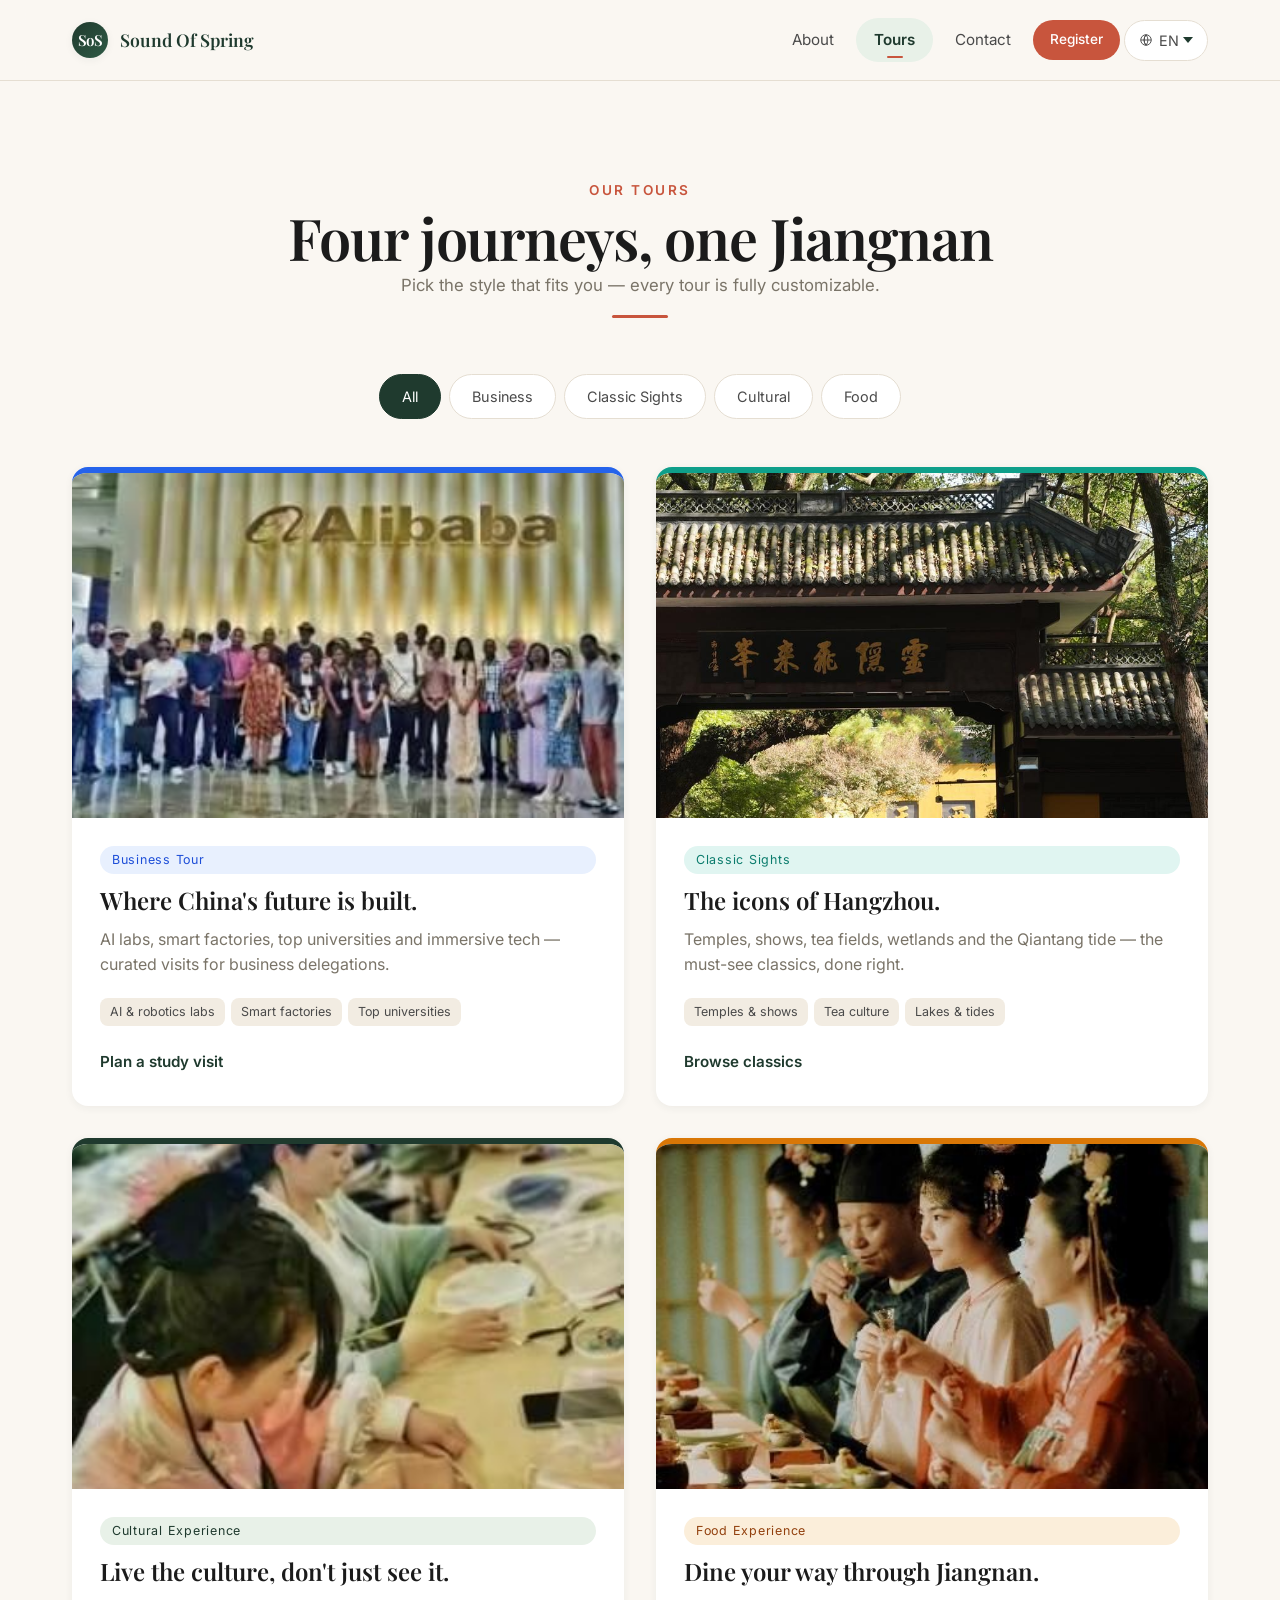
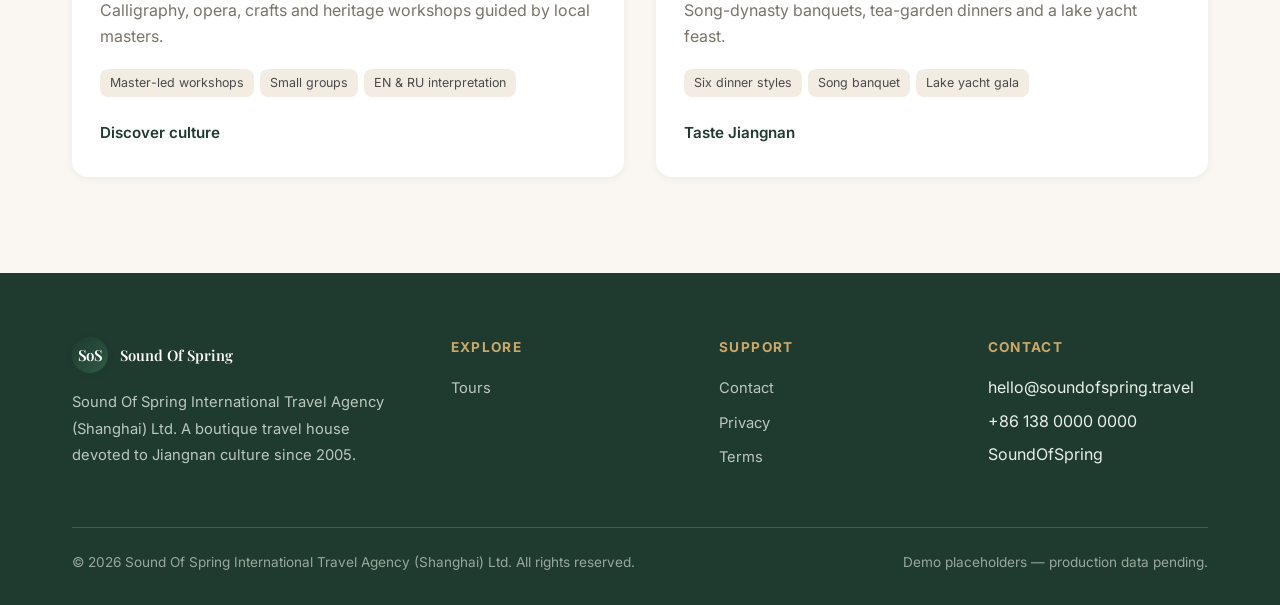
<file: products.html>
<!doctype html>
<html lang="en">
<head>
  <meta charset="utf-8">
  <meta name="viewport" content="width=device-width,initial-scale=1">
  <title>Tours · Sound Of Spring</title>
  <meta name="description" content="Business inspection tours, classic sights, cultural experiences and food journeys in Hangzhou and Wuzhen.">
  <link rel="preconnect" href="https://fonts.googleapis.com">
  <link rel="preconnect" href="https://fonts.gstatic.com" crossorigin>
  <link rel="stylesheet" href="https://fonts.googleapis.com/css2?family=Inter:wght@400;500;600;700&family=Playfair+Display:ital,wght@0,400;0,600;0,700;1,400&display=swap">
  <link rel="stylesheet" href="/assets/css/reset.css">
  <link rel="stylesheet" href="/assets/css/style.css?v=20260926">
</head>
<body data-page="products">

<header class="site-header">
  <nav class="nav" aria-label="Primary">
    <a href="/index.html" class="brand" aria-label="Sound Of Spring">
      <span class="brand-mark">SoS</span>
      <span>Sound Of Spring</span>
    </a>
    <div class="nav-tabs">
      <a href="/index.html" class="nav-tab" data-i18n="nav.home">Company</a>
      <a href="/products.html" class="nav-tab" aria-current="page" data-i18n="nav.products">Tours</a>
      <a href="/contact.html" class="nav-tab" data-i18n="nav.contact">Contact</a>
      <button class="btn btn-accent nav-register" data-register data-i18n="nav.register">报名</button>
      <label class="lang-switch">
        <svg width="14" height="14" viewBox="0 0 24 24" fill="none" stroke="currentColor" stroke-width="1.6"><circle cx="12" cy="12" r="9"/><path d="M3 12h18M12 3a14 14 0 010 18M12 3a14 14 0 000 18M12 3a14 14 0 000 18"/></svg>
        <select data-lang-select aria-label="Language">
          <option value="en">EN</option><option value="ru">RU</option><option value="zh">ZH</option>
        </select>
      </label>
    </div>
    <button class="nav-toggle" aria-label="Open menu" aria-expanded="false">
      <svg viewBox="0 0 24 24" fill="none" stroke="currentColor" stroke-width="2"><line x1="4" y1="7" x2="20" y2="7"/><line x1="4" y1="12" x2="20" y2="12"/><line x1="4" y1="17" x2="20" y2="17"/></svg>
    </button>
  </nav>
</header>

<section class="section" style="padding-top: 96px;">
  <div class="container">
    <div class="section-head">
      <span class="eyebrow" data-i18n="products.eyebrow">Our Tours</span>
      <h1 data-i18n="products.title">Four journeys, one Jiangnan</h1>
      <p data-i18n="products.subtitle">Pick the style that fits you — every tour is fully customizable.</p>
      <div class="section-divider"></div>
    </div>

    <div class="product-filter">
      <button class="filter-chip" data-filter="all" aria-pressed="true" data-i18n="filter.all">All</button>
      <button class="filter-chip" data-filter="biz" aria-pressed="false" data-i18n="filter.biz">Business</button>
      <button class="filter-chip" data-filter="scn" aria-pressed="false" data-i18n="filter.scn">Classic Sights</button>
      <button class="filter-chip" data-filter="cul" aria-pressed="false" data-i18n="filter.cul">Cultural</button>
      <button class="filter-chip" data-filter="food" aria-pressed="false" data-i18n="filter.food">Food</button>
    </div>

    <div class="product-grid">

      <a href="/product-business.html" class="product-card" data-key="biz">
        <div class="product-card-img">
          <img src="/assets/images/tours/biz-alibaba.jpg" alt="" loading="lazy">
        </div>
        <div class="product-card-body">
          <span class="product-card-tag" data-i18n="pc.biz.tag">Business Tour</span>
          <h3 data-i18n="pc.biz.title">Where China's future is built.</h3>
          <p class="desc" data-i18n="pc.biz.desc">AI labs, smart factories, top universities and immersive tech — curated visits for business delegations.</p>
          <div class="highlights">
            <span data-i18n="ph.biz.1">AI & robotics labs</span>
            <span data-i18n="ph.biz.2">Smart factories</span>
            <span data-i18n="ph.biz.3">Top universities</span>
          </div>
          <span class="card-cta" data-i18n="pc.biz.cta">Plan a study visit
            <svg viewBox="0 0 24 24" fill="none" stroke="currentColor" stroke-width="2"><path d="M5 12h14M13 5l7 7-7 7"/></svg>
          </span>
        </div>
      </a>

      <a href="/product-scenery.html" class="product-card" data-key="scn">
        <div class="product-card-img">
          <img src="/assets/images/tours/scn-lingyin.jpg" alt="" loading="lazy">
        </div>
        <div class="product-card-body">
          <span class="product-card-tag" data-i18n="pc.scn.tag">Classic Sights</span>
          <h3 data-i18n="pc.scn.title">The icons of Hangzhou.</h3>
          <p class="desc" data-i18n="pc.scn.desc">Temples, shows, tea fields, wetlands and the Qiantang tide — the must-see classics, done right.</p>
          <div class="highlights">
            <span data-i18n="ph.scn.1">Temples & shows</span>
            <span data-i18n="ph.scn.2">Tea culture</span>
            <span data-i18n="ph.scn.3">Lakes & tides</span>
          </div>
          <span class="card-cta" data-i18n="pc.scn.cta">Browse classics
            <svg viewBox="0 0 24 24" fill="none" stroke="currentColor" stroke-width="2"><path d="M5 12h14M13 5l7 7-7 7"/></svg>
          </span>
        </div>
      </a>

      <a href="/product-culture.html" class="product-card" data-key="cul">
        <div class="product-card-img">
          <img src="/assets/images/tours/cul-round-fan.jpg" alt="" loading="lazy">
        </div>
        <div class="product-card-body">
          <span class="product-card-tag" data-i18n="pc.cul.tag">Cultural Experience</span>
          <h3 data-i18n="pc.cul.title">Live the culture, don't just see it.</h3>
          <p class="desc" data-i18n="pc.cul.desc">Calligraphy, opera, crafts and heritage workshops guided by local masters.</p>
          <div class="highlights">
            <span data-i18n="ph.cul.1">Master-led workshops</span>
            <span data-i18n="ph.cul.2">Small groups</span>
            <span data-i18n="ph.cul.3">EN & RU interpretation</span>
          </div>
          <span class="card-cta" data-i18n="pc.cul.cta">Discover culture
            <svg viewBox="0 0 24 24" fill="none" stroke="currentColor" stroke-width="2"><path d="M5 12h14M13 5l7 7-7 7"/></svg>
          </span>
        </div>
      </a>

      <a href="/product-food.html" class="product-card" data-key="food">
        <div class="product-card-img">
          <img src="/assets/images/tours/food-song-banquet.jpg" alt="" loading="lazy">
        </div>
        <div class="product-card-body">
          <span class="product-card-tag" data-i18n="pc.food.tag">Food Experience</span>
          <h3 data-i18n="pc.food.title">Dine your way through Jiangnan.</h3>
          <p class="desc" data-i18n="pc.food.desc">Song-dynasty banquets, tea-garden dinners and a lake yacht feast.</p>
          <div class="highlights">
            <span data-i18n="ph.food.1">Six dinner styles</span>
            <span data-i18n="ph.food.2">Song banquet</span>
            <span data-i18n="ph.food.3">Lake yacht gala</span>
          </div>
          <span class="card-cta" data-i18n="pc.food.cta">Taste Jiangnan
            <svg viewBox="0 0 24 24" fill="none" stroke="currentColor" stroke-width="2"><path d="M5 12h14M13 5l7 7-7 7"/></svg>
          </span>
        </div>
      </a>

    </div>
  </div>
</section>

<footer class="site-footer">
  <div class="container">
    <div class="footer-grid">
      <div>
        <a href="/index.html" class="brand" style="color: #fff;">
          <span class="brand-mark">SoS</span>
          <span data-i18n="hero.title">Sound Of Spring</span>
        </a>
        <p style="margin-top: 16px;" data-i18n="footer.about">Sound Of Spring International Travel Agency (Shanghai) Ltd.</p>
      </div>
      <div>
        <h4 data-i18n="footer.explore">Explore</h4>
        <ul>
          <li><a href="/products.html" data-i18n="nav.products">Tours</a></li>
        </ul>
      </div>
      <div>
        <h4 data-i18n="footer.support">Support</h4>
        <ul>
          <li><a href="/contact.html" data-i18n="nav.contact">Contact</a></li>
          <li><a href="#" data-i18n="footer.privacy">Privacy</a></li>
          <li><a href="#" data-i18n="footer.terms">Terms</a></li>
        </ul>
      </div>
      <div>
        <h4 data-i18n="footer.contact">Contact</h4>
        <ul>
          <li><span data-i18n="contact.email">hello@soundofspring.travel</span></li>
          <li><span data-i18n="contact.mobile">+86 138 0000 0000</span></li>
          <li><span data-i18n="contact.wechat">WeChat: SoundOfSpring</span></li>
        </ul>
      </div>
    </div>
    <div class="footer-bottom">
      <span data-i18n="footer.copy">© 2026 Sound Of Spring International Travel Agency</span>
      <span data-i18n="footer.demo">Demo placeholders — production data pending.</span>
    </div>
  </div>
</footer>

<script src="/assets/js/i18n.js?v=20260926"></script>
<script src="/assets/js/main.js?v=20260926"></script>
<script src="/assets/js/registration.js?v=20260926"></script>
</body>
</html>
</file>
<file: assets/css/style.css>
/* ============================================================
   Sound Of Spring · Design Tokens & Global Styles
   明亮色调：暖米白底 / 嫩绿主 / 朱砂红点缀 / 墨黑文字
   ============================================================ */

:root {
  /* Palette */
  --bg: #FAF7F2;            /* 暖米白主背景 */
  --bg-soft: #F2ECE2;       /* 卡片柔色背景 */
  --bg-tint: #E8F1E8;       /* 嫩绿淡彩 */
  --surface: #FFFFFF;
  --ink: #1B1B1B;
  --ink-soft: #4A4A4A;
  --ink-muted: #7A7468;
  --line: #E5DED2;
  --primary: #1F3A2E;       /* 江南春绿 */
  --primary-soft: #2F5A45;
  --accent: #C8553D;        /* 朱砂红 */
  --accent-soft: #E8B4A4;
  --gold: #C9A86A;
  --warn: #B8541A;

  /* Product accents (for listing & detail) */
  --c-custom: #1F3A2E;
  --c-traditional: #C9A86A;
  --c-family: #D88B9E;
  --c-culture: #C8553D;

  /* Typography */
  --font-sans: 'Inter', 'PingFang SC', 'Hiragino Sans GB', 'Microsoft YaHei', sans-serif;
  --font-serif: 'Playfair Display', 'Noto Serif SC', 'Songti SC', 'SimSun', serif;
  --font-cn: 'Noto Serif SC', 'Songti SC', 'STSong', serif;

  /* Spacing */
  --container: 1200px;
  --gap: 24px;
  --gap-sm: 16px;
  --gap-xs: 8px;
  --radius-card: 16px;
  --radius-btn: 999px;
  --radius-sm: 8px;

  /* Shadow */
  --shadow-sm: 0 2px 8px rgba(31, 58, 46, 0.06);
  --shadow-md: 0 8px 24px rgba(31, 58, 46, 0.10);
  --shadow-lg: 0 20px 48px rgba(31, 58, 46, 0.14);

  /* Motion */
  --ease: cubic-bezier(.22, .61, .36, 1);
}

html { scroll-behavior: smooth; }
body {
  font-family: var(--font-sans);
  color: var(--ink);
  background: var(--bg);
  line-height: 1.6;
  font-size: 16px;
}

/* Headings — 用衬线字体营造江南雅致 */
h1, h2, h3 { font-family: var(--font-serif); font-weight: 600; line-height: 1.2; color: var(--ink); }
:lang(zh) h1, :lang(zh) h2, :lang(zh) h3 { font-family: var(--font-cn); }
h1 { font-size: clamp(2.4rem, 4.5vw, 4rem); letter-spacing: -0.02em; }
h2 { font-size: clamp(1.8rem, 3vw, 2.6rem); letter-spacing: -0.01em; }
h3 { font-size: clamp(1.3rem, 2vw, 1.6rem); }
p  { color: var(--ink-soft); }

.container { width: 100%; max-width: var(--container); margin: 0 auto; padding: 0 32px; }
@media (max-width: 768px) { .container { padding: 0 20px; } }

/* ===== Header / Nav ===== */
.site-header {
  position: sticky; top: 0; z-index: 50;
  background: rgba(250, 247, 242, 0.92);
  backdrop-filter: blur(12px); -webkit-backdrop-filter: blur(12px);
  border-bottom: 1px solid var(--line);
}
.nav { display: flex; align-items: center; justify-content: space-between; padding: 18px 32px; max-width: var(--container); margin: 0 auto; }
.brand { display: flex; align-items: center; gap: 12px; font-family: var(--font-serif); font-size: 1.1rem; color: var(--primary); font-weight: 600; }
.brand-mark {
  width: 36px; height: 36px; border-radius: 50%;
  background: linear-gradient(135deg, var(--primary), var(--primary-soft));
  color: #fff; display: grid; place-items: center;
  font-family: var(--font-serif); font-size: 0.95rem; letter-spacing: -0.04em;
  box-shadow: var(--shadow-sm);
}
.nav-tabs { display: flex; gap: 4px; align-items: center; }
.nav-tab {
  position: relative; padding: 10px 18px; border-radius: var(--radius-btn);
  color: var(--ink-soft); font-size: 0.95rem;
  transition: all 0.2s var(--ease);
}
.nav-tab:hover { color: var(--primary); background: var(--bg-tint); }
.nav-tab[aria-current="page"] { color: var(--primary); background: var(--bg-tint); font-weight: 600; }
.nav-tab[aria-current="page"]::after {
  content: ''; position: absolute; left: 50%; bottom: 4px; transform: translateX(-50%);
  width: 16px; height: 2px; background: var(--accent); border-radius: 2px;
}
.nav-actions { display: flex; gap: 8px; align-items: center; }

/* Lang switch (in nav + floating) */
.lang-switch {
  position: relative; display: inline-flex; align-items: center; gap: 6px;
  padding: 8px 14px; border-radius: var(--radius-btn);
  background: var(--surface); border: 1px solid var(--line); color: var(--ink-soft);
  font-size: 0.9rem; cursor: pointer; transition: all 0.2s var(--ease);
}
.lang-switch:hover { border-color: var(--primary); color: var(--primary); }
.lang-switch select {
  appearance: none; -webkit-appearance: none;
  background: transparent; border: 0; padding-right: 14px;
  background-image: url("data:image/svg+xml;utf8,<svg xmlns='http://www.w3.org/2000/svg' width='10' height='6' viewBox='0 0 10 6'><path fill='%231F3A2E' d='M0 0l5 6 5-6z'/></svg>");
  background-repeat: no-repeat; background-position: right 0 center;
  cursor: pointer;
}

/* Mobile nav toggle */
.nav-toggle { display: none; }
@media (max-width: 900px) {
  .nav { padding: 14px 20px; }
  .nav-tabs { display: none; position: absolute; top: 100%; left: 0; right: 0; flex-direction: column; padding: 12px 20px; gap: 4px; background: var(--bg); border-bottom: 1px solid var(--line); }
  .nav-tabs.open { display: flex; }
  .nav-toggle { display: inline-flex; padding: 10px; border-radius: var(--radius-sm); }
  .nav-toggle svg { width: 22px; height: 22px; stroke: var(--ink); }
}

/* ===== Buttons ===== */
.btn {
  display: inline-flex; align-items: center; gap: 8px;
  padding: 14px 28px; border-radius: var(--radius-btn);
  font-size: 0.95rem; font-weight: 500;
  transition: all 0.2s var(--ease);
  border: 1px solid transparent;
}
.btn-primary { background: var(--primary); color: #fff; }
.btn-primary:hover { background: var(--primary-soft); transform: translateY(-1px); box-shadow: var(--shadow-md); }
.btn-accent { background: var(--accent); color: #fff; }
.btn-accent:hover { background: #B0462F; transform: translateY(-1px); box-shadow: var(--shadow-md); }
.btn-ghost { background: transparent; color: var(--primary); border-color: var(--primary); }
.btn-ghost:hover { background: var(--primary); color: #fff; }
.btn-sm { padding: 10px 18px; font-size: 0.88rem; }

/* ===== Hero ===== */
.hero {
  position: relative; min-height: 88vh; display: grid; place-items: center;
  overflow: hidden; isolation: isolate;
  background: var(--bg);
}
.hero-bg { position: absolute; inset: 0; z-index: -1; }
.hero-bg img { width: 100%; height: 100%; object-fit: cover; }
.hero-bg::after {
  content: ''; position: absolute; inset: 0;
  background: linear-gradient(180deg, rgba(216,236,196,.94) 0%, rgba(198,224,170,.90) 100%);
}
.hero-inner { position: relative; z-index: 1; text-align: center; color: var(--primary); padding: 120px 24px 80px; max-width: 900px; }
.hero-eyebrow { display: inline-block; padding: 6px 16px; border: 1px solid rgba(31,58,46,.45); border-radius: var(--radius-btn); font-size: 0.85rem; letter-spacing: 0.1em; text-transform: uppercase; backdrop-filter: blur(6px); margin-bottom: 24px; color: var(--primary); }
.hero h1 { color: var(--primary); margin-bottom: 24px; text-shadow: 0 1px 2px rgba(255,255,255,.4); }
.hero-lead { font-size: clamp(1.05rem, 1.6vw, 1.25rem); color: rgba(31,58,46,.85); max-width: 640px; margin: 0 auto 36px; line-height: 1.7; }
.hero-actions { display: flex; gap: 16px; justify-content: center; flex-wrap: wrap; }
.hero-actions .btn-ghost { color: var(--primary); border-color: rgba(31,58,46,.55); }
.hero-actions .btn-ghost:hover { background: var(--primary); color: #fff; border-color: var(--primary); }

/* Hero 诉求收集表单 */
.hero-inquiry {
  margin-top: 40px;
  max-width: 560px;
  margin-left: auto;
  margin-right: auto;
  background: rgba(255,255,255,.6);
  backdrop-filter: blur(10px);
  -webkit-backdrop-filter: blur(10px);
  border: 1px solid rgba(255,255,255,.7);
  border-radius: 16px;
  padding: 24px;
  text-align: left;
}
.hero-inquiry h3 { color: var(--primary); font-family: var(--font-sans); font-size: 1.05rem; margin-bottom: 4px; }
.inquiry-sub { color: rgba(31,58,46,.8); font-size: .85rem; margin-bottom: 16px; }
.inquiry-row { display: grid; grid-template-columns: 1fr 1fr; gap: 10px; margin-bottom: 10px; }
.hero-inquiry input, .hero-inquiry textarea {
  width: 100%; padding: 11px 14px; border-radius: 8px;
  border: 1px solid rgba(31,58,46,.2); background: rgba(255,255,255,.95);
  font-size: .92rem; color: var(--ink);
}
.hero-inquiry textarea { resize: vertical; min-height: 56px; margin-bottom: 12px; }
.hero-inquiry .btn { width: 100%; justify-content: center; }
@media (max-width: 560px) { .inquiry-row { grid-template-columns: 1fr; } }

/* ===== Section ===== */
.section { padding: 96px 0; }
.section-sm { padding: 64px 0; }
.section-head { text-align: center; max-width: 720px; margin: 0 auto 56px; }
.section-head .eyebrow { color: var(--accent); font-size: 0.85rem; letter-spacing: 0.18em; text-transform: uppercase; margin-bottom: 12px; font-weight: 600; }
.section-head h2 { margin-bottom: 16px; }
.section-head p { font-size: 1.05rem; color: var(--ink-muted); }
.section-divider { width: 56px; height: 3px; background: var(--accent); border-radius: 2px; margin: 16px auto 0; }

/* ===== About split ===== */
.about-grid { display: grid; grid-template-columns: 1.1fr 1fr; gap: 64px; align-items: center; }
.about-text h2 { margin-bottom: 20px; }
.about-text p { margin-bottom: 16px; font-size: 1.02rem; line-height: 1.85; }
.about-text .accent-text { color: var(--primary); font-weight: 500; }
.about-imgs { display: grid; grid-template-columns: 1fr 1fr; gap: 16px; }
.about-imgs img { width: 100%; aspect-ratio: 4/5; object-fit: cover; border-radius: var(--radius-card); box-shadow: var(--shadow-md); }
.about-imgs img:nth-child(2) { margin-top: 40px; }
@media (max-width: 900px) { .about-grid { grid-template-columns: 1fr; gap: 40px; } }

/* ===== Vision ===== */
.vision { background: var(--bg-soft); }
.vision-card { max-width: 880px; margin: 0 auto; text-align: center; padding: 64px 32px; background: var(--surface); border-radius: 24px; box-shadow: var(--shadow-md); position: relative; }
.vision-card::before { content: '"'; position: absolute; top: -20px; left: 40px; font-family: var(--font-serif); font-size: 8rem; color: var(--accent); line-height: 1; }
.vision-card h2 { font-style: italic; margin-bottom: 24px; }
.vision-card .vision-en { font-family: var(--font-serif); color: var(--ink-muted); font-size: 1.05rem; margin-top: 12px; }

/* ===== Service grid ===== */
.service-grid { display: grid; grid-template-columns: repeat(4, 1fr); gap: 24px; }
.service-card {
  background: var(--surface); border-radius: var(--radius-card);
  padding: 36px 28px; box-shadow: var(--shadow-sm);
  transition: all 0.3s var(--ease);
  border-top: 4px solid var(--accent);
}
.service-card:nth-child(2) { border-top-color: var(--primary); }
.service-card:nth-child(3) { border-top-color: var(--gold); }
.service-card:nth-child(4) { border-top-color: var(--c-family); }
.service-card:hover { transform: translateY(-6px); box-shadow: var(--shadow-lg); }
.service-icon {
  width: 56px; height: 56px; border-radius: 14px;
  background: var(--bg-tint); color: var(--primary);
  display: grid; place-items: center; margin-bottom: 20px;
}
.service-icon svg { width: 28px; height: 28px; stroke: currentColor; stroke-width: 1.5; fill: none; }
.service-card h3 { font-family: var(--font-sans); font-size: 1.15rem; margin-bottom: 12px; color: var(--ink); }
.service-card p { font-size: 0.95rem; line-height: 1.7; }
@media (max-width: 900px) { .service-grid { grid-template-columns: repeat(2, 1fr); } }
@media (max-width: 560px) { .service-grid { grid-template-columns: 1fr; } }

/* ===== Stats ===== */
.stats { background: var(--primary); color: #fff; padding: 72px 0; }
.stats-grid { display: grid; grid-template-columns: repeat(4, 1fr); gap: 32px; text-align: center; }
.stat-num { font-family: var(--font-serif); font-size: clamp(2.4rem, 5vw, 3.6rem); color: var(--gold); line-height: 1; margin-bottom: 12px; }
.stat-label { font-size: 0.92rem; opacity: .9; letter-spacing: 0.04em; }
@media (max-width: 700px) { .stats-grid { grid-template-columns: repeat(2, 1fr); gap: 28px; } }

/* ===== Clients ===== */
.clients { background: var(--bg); }
.client-wall { display: grid; grid-template-columns: repeat(auto-fit, minmax(140px, 1fr)); gap: 16px; align-items: center; }
.client-wall img { width: 100%; height: 80px; object-fit: contain; padding: 12px; background: var(--surface); border-radius: var(--radius-sm); border: 1px solid var(--line); filter: grayscale(20%); transition: all 0.2s var(--ease); }
.client-wall img:hover { filter: grayscale(0); transform: translateY(-2px); box-shadow: var(--shadow-sm); }

/* ===== Products listing ===== */
.product-filter { display: flex; gap: 8px; flex-wrap: wrap; justify-content: center; margin-bottom: 48px; }
.filter-chip { padding: 10px 22px; border-radius: var(--radius-btn); background: var(--surface); border: 1px solid var(--line); color: var(--ink-soft); font-size: 0.9rem; cursor: pointer; transition: all 0.2s var(--ease); }
.filter-chip:hover { border-color: var(--primary); color: var(--primary); }
.filter-chip[aria-pressed="true"] { background: var(--primary); color: #fff; border-color: var(--primary); }

.product-grid { display: grid; grid-template-columns: repeat(2, 1fr); gap: 32px; }
.product-card {
  background: var(--surface); border-radius: var(--radius-card);
  overflow: hidden; box-shadow: var(--shadow-sm);
  transition: all 0.3s var(--ease); position: relative;
  display: flex; flex-direction: column;
  text-decoration: none; color: inherit;
  border-top: 6px solid var(--c-custom);
}
.product-card[data-key="traditional"] { border-top-color: var(--c-traditional); }
.product-card[data-key="family"]     { border-top-color: var(--c-family); }
.product-card[data-key="culture"]    { border-top-color: var(--c-culture); }
.product-card:hover { transform: translateY(-6px); box-shadow: var(--shadow-lg); }
.product-card-img { aspect-ratio: 16/10; overflow: hidden; }
.product-card-img img { width: 100%; height: 100%; object-fit: cover; transition: transform 0.4s var(--ease); }
.product-card:hover .product-card-img img { transform: scale(1.05); }
.product-card-body { padding: 28px 28px 32px; flex: 1; display: flex; flex-direction: column; }
.product-card-tag { display: inline-block; padding: 4px 12px; background: var(--bg-tint); color: var(--primary); font-size: 0.78rem; border-radius: var(--radius-btn); margin-bottom: 12px; letter-spacing: 0.06em; }
.product-card[data-key="traditional"] .product-card-tag { background: #FAF1DD; color: #8B6A2C; }
.product-card[data-key="family"] .product-card-tag { background: #FAE4EA; color: #A24C66; }
.product-card[data-key="culture"] .product-card-tag { background: #F7E0DA; color: #98422F; }
.product-card h3 { font-family: var(--font-serif); font-size: 1.5rem; margin-bottom: 12px; }
.product-card .desc { color: var(--ink-muted); margin-bottom: 20px; flex: 1; }
.product-card .highlights { display: flex; flex-wrap: wrap; gap: 6px; margin-bottom: 24px; }
.product-card .highlights span { font-size: 0.78rem; padding: 4px 10px; background: var(--bg-soft); color: var(--ink-soft); border-radius: var(--radius-sm); }
.product-card .card-cta { display: inline-flex; align-items: center; gap: 8px; color: var(--primary); font-weight: 600; font-size: 0.95rem; }
.product-card:hover .card-cta { color: var(--accent); }
.product-card .card-cta svg { width: 16px; height: 16px; transition: transform 0.2s var(--ease); }
.product-card:hover .card-cta svg { transform: translateX(4px); }
@media (max-width: 900px) { .product-grid { grid-template-columns: 1fr; } }

/* ===== Product detail ===== */
.product-hero { position: relative; min-height: 480px; display: grid; place-items: end start; padding: 80px 0 64px; color: #fff; isolation: isolate; }
.product-hero-bg { position: absolute; inset: 0; z-index: -1; }
.product-hero-bg img { width: 100%; height: 100%; object-fit: cover; }
.product-hero-bg::after { content: ''; position: absolute; inset: 0; background: linear-gradient(180deg, rgba(0,0,0,.1) 0%, rgba(0,0,0,.6) 100%); }
.product-hero .container { position: relative; z-index: 1; }
.product-hero .tag { display: inline-block; padding: 6px 14px; background: rgba(255,255,255,.18); border: 1px solid rgba(255,255,255,.4); border-radius: var(--radius-btn); font-size: 0.82rem; backdrop-filter: blur(8px); margin-bottom: 16px; letter-spacing: 0.08em; }
.product-hero h1 { color: #fff; max-width: 800px; margin-bottom: 16px; }
.product-hero p { color: rgba(255,255,255,.92); font-size: 1.1rem; max-width: 700px; }
.product-hero-actions { display: flex; gap: 12px; margin-top: 28px; }

.product-section { padding: 80px 0; }
.product-section.alt { background: var(--bg-soft); }
.product-section .container > .layout-2 { display: grid; grid-template-columns: 1.2fr 1fr; gap: 56px; align-items: start; }
@media (max-width: 900px) { .product-section .container > .layout-2 { grid-template-columns: 1fr; gap: 32px; } }

.itinerary-list { display: grid; gap: 16px; margin-top: 24px; }
.itinerary-item { display: grid; grid-template-columns: 60px 1fr; gap: 20px; padding: 20px; background: var(--surface); border-radius: var(--radius-card); border-left: 4px solid var(--accent); }
.itinerary-item .day { font-family: var(--font-serif); font-size: 1.6rem; color: var(--accent); line-height: 1; }
.itinerary-item h4 { font-family: var(--font-sans); font-size: 1.1rem; margin-bottom: 8px; color: var(--ink); }
.itinerary-item p { font-size: 0.95rem; color: var(--ink-muted); }

.gallery-grid { display: grid; grid-template-columns: repeat(3, 1fr); gap: 16px; margin-top: 24px; }
.gallery-grid img { width: 100%; aspect-ratio: 1; object-fit: cover; border-radius: var(--radius-card); }
@media (max-width: 700px) { .gallery-grid { grid-template-columns: repeat(2, 1fr); } }

/* ===== Form ===== */
.lead-form { background: var(--surface); padding: 36px; border-radius: var(--radius-card); box-shadow: var(--shadow-md); border-top: 4px solid var(--accent); }
.lead-form h3 { font-family: var(--font-serif); margin-bottom: 8px; }
.lead-form .form-lead { color: var(--ink-muted); margin-bottom: 24px; font-size: 0.95rem; }
.field { display: flex; flex-direction: column; gap: 6px; margin-bottom: 16px; }
.field-row { display: grid; grid-template-columns: 1fr 1fr; gap: 12px; }
@media (max-width: 560px) { .field-row { grid-template-columns: 1fr; } }
.field label { font-size: 0.85rem; color: var(--ink-soft); font-weight: 500; }
.field label .req { color: var(--accent); }
.field input, .field select, .field textarea {
  padding: 12px 14px; border: 1px solid var(--line); border-radius: var(--radius-sm);
  background: var(--bg); transition: all 0.2s var(--ease); font-size: 0.95rem;
}
.field input:focus, .field select:focus, .field textarea:focus { border-color: var(--primary); background: #fff; box-shadow: 0 0 0 3px rgba(31,58,46,.12); }
.field textarea { resize: vertical; min-height: 80px; }
.field .error-msg { font-size: 0.8rem; color: var(--warn); min-height: 1em; }
.field.invalid input, .field.invalid select { border-color: var(--warn); }
.options { display: flex; flex-wrap: wrap; gap: 8px; }
.options label { display: inline-flex; align-items: center; gap: 6px; padding: 8px 14px; border: 1px solid var(--line); border-radius: var(--radius-btn); cursor: pointer; font-size: 0.88rem; background: var(--bg); transition: all 0.15s var(--ease); }
.options label:hover { border-color: var(--primary); }
.options input[type="checkbox"], .options input[type="radio"] { width: 16px; height: 16px; accent-color: var(--primary); }
.options input:checked + span, .options label:has(input:checked) { background: var(--bg-tint); border-color: var(--primary); color: var(--primary); font-weight: 500; }
.form-actions { display: flex; gap: 12px; align-items: center; margin-top: 8px; }
.toast {
  position: fixed; bottom: 24px; left: 50%; transform: translateX(-50%) translateY(100px);
  background: var(--primary); color: #fff; padding: 16px 24px; border-radius: var(--radius-btn);
  box-shadow: var(--shadow-lg); opacity: 0; transition: all 0.3s var(--ease); z-index: 100;
}
.toast.show { opacity: 1; transform: translateX(-50%) translateY(0); }

/* ===== Guides ===== */
.guide-cat {
  font-family: var(--font-serif);
  font-size: 1.35rem;
  margin: 48px 0 20px;
  padding-bottom: 8px;
  border-bottom: 2px solid var(--bg-tint);
  color: var(--primary);
}
.guide-cat:first-of-type { margin-top: 8px; }
.guide-grid { display: grid; grid-template-columns: repeat(3, 1fr); gap: 28px; }
.guide-card { background: var(--surface); border-radius: var(--radius-card); overflow: hidden; box-shadow: var(--shadow-sm); transition: all 0.3s var(--ease); }
.guide-card:hover { transform: translateY(-4px); box-shadow: var(--shadow-md); }
.guide-card-img { aspect-ratio: 16/10; overflow: hidden; }
.guide-card-img img { width: 100%; height: 100%; object-fit: cover; }
.guide-card-body { padding: 24px; }
.guide-card h3 { font-family: var(--font-serif); font-size: 1.2rem; margin-bottom: 10px; }
.guide-card .meta { display: flex; gap: 12px; font-size: 0.82rem; color: var(--ink-muted); margin-bottom: 12px; }
.guide-card p { font-size: 0.92rem; color: var(--ink-soft); line-height: 1.7; }
@media (max-width: 900px) { .guide-grid { grid-template-columns: repeat(2, 1fr); } }
@media (max-width: 560px) { .guide-grid { grid-template-columns: 1fr; } }

/* ===== Contact ===== */
.contact-grid { display: grid; grid-template-columns: 1fr 1.2fr; gap: 56px; align-items: start; }
@media (max-width: 900px) { .contact-grid { grid-template-columns: 1fr; gap: 40px; } }
.contact-info h2 { margin-bottom: 24px; }
.contact-info p { margin-bottom: 28px; }
.contact-channels { display: grid; gap: 16px; margin-top: 24px; }
.contact-channel { display: flex; gap: 16px; padding: 20px; background: var(--surface); border-radius: var(--radius-card); box-shadow: var(--shadow-sm); }
.contact-channel-icon { width: 44px; height: 44px; border-radius: 12px; background: var(--bg-tint); color: var(--primary); display: grid; place-items: center; flex-shrink: 0; }
.contact-channel-icon svg { width: 22px; height: 22px; stroke: currentColor; stroke-width: 1.5; fill: none; }
.contact-channel h4 { font-family: var(--font-sans); font-size: 0.85rem; color: var(--ink-muted); margin-bottom: 4px; letter-spacing: 0.06em; text-transform: uppercase; }
.contact-channel p { color: var(--ink); font-size: 1rem; margin: 0; word-break: break-word; }

.contact-image { border-radius: var(--radius-card); overflow: hidden; box-shadow: var(--shadow-md); margin-top: 40px; }
.contact-image img { width: 100%; height: 360px; object-fit: cover; }

/* ===== Footer ===== */
.site-footer { background: var(--primary); color: #E8F1E8; padding: 64px 0 32px; }
.footer-grid { display: grid; grid-template-columns: 1.5fr 1fr 1fr 1fr; gap: 48px; }
@media (max-width: 800px) { .footer-grid { grid-template-columns: 1fr 1fr; gap: 32px; } }
@media (max-width: 480px) { .footer-grid { grid-template-columns: 1fr; } }
.site-footer h4 { font-family: var(--font-sans); font-size: 0.85rem; letter-spacing: 0.1em; text-transform: uppercase; color: var(--gold); margin-bottom: 16px; }
.site-footer p, .site-footer a { color: rgba(232,241,232,.78); font-size: 0.92rem; line-height: 1.8; }
.site-footer a:hover { color: #fff; }
.site-footer ul li { margin-bottom: 8px; }
.footer-bottom { border-top: 1px solid rgba(232,241,232,.18); margin-top: 48px; padding-top: 24px; display: flex; justify-content: space-between; flex-wrap: wrap; gap: 12px; font-size: 0.85rem; color: rgba(232,241,232,.6); }

/* ===== Utilities ===== */
.text-center { text-align: center; }
.mt-2 { margin-top: 16px; } .mt-4 { margin-top: 32px; }
.mb-2 { margin-bottom: 16px; } .mb-4 { margin-bottom: 32px; }
.fade-in { animation: fadeUp 0.6s var(--ease); }
@keyframes fadeUp { from { opacity: 0; transform: translateY(12px); } to { opacity: 1; transform: translateY(0); } }
/* ===== Tours: product-card colors for new product keys ===== */
.product-card[data-key="biz"]  { border-top-color: #2563EB; }
.product-card[data-key="scn"]  { border-top-color: #0E9F8A; }
.product-card[data-key="food"] { border-top-color: #D97706; }
.product-card[data-key="biz"] .product-card-tag  { background: #E8F0FE; color: #1D4ED8; }
.product-card[data-key="scn"] .product-card-tag  { background: #E0F5F1; color: #0B7C6D; }
.product-card[data-key="food"] .product-card-tag { background: #FBEEDA; color: #92400E; }

/* ===== Experience item cards (product detail pages) ===== */
.exp-grid { display: grid; grid-template-columns: repeat(2, 1fr); gap: 24px; margin-top: 8px; }
.exp-card { background: var(--surface); border-radius: var(--radius-card); overflow: hidden; box-shadow: var(--shadow-sm); display: flex; flex-direction: column; transition: transform 0.3s var(--ease), box-shadow 0.3s var(--ease); }
.exp-card:hover { transform: translateY(-4px); box-shadow: var(--shadow-lg); }
.exp-card-img { aspect-ratio: 16/9; overflow: hidden; }
.exp-card-img img { width: 100%; height: 100%; object-fit: cover; transition: transform 0.4s var(--ease); }
.exp-card:hover .exp-card-img img { transform: scale(1.05); }
.exp-card-body { padding: 20px 22px 24px; }
.exp-num { display: inline-block; font-family: var(--font-serif); font-size: 1.05rem; color: var(--accent); margin-bottom: 6px; letter-spacing: 0.08em; }
.exp-card h4 { font-family: var(--font-sans); font-size: 1.12rem; margin-bottom: 8px; color: var(--ink); }
.exp-card p { font-size: 0.95rem; color: var(--ink-muted); }
@media (max-width: 900px) { .exp-grid { grid-template-columns: 1fr; } }

/* ===== 报名登记弹窗 ===== */
.reg-modal { position: fixed; inset: 0; z-index: 1000; display: none; align-items: center; justify-content: center; padding: 24px; }
.reg-modal.open { display: flex; }
.reg-overlay { position: absolute; inset: 0; background: rgba(18, 30, 25, .6); }
.reg-dialog { position: relative; width: 100%; max-width: 720px; max-height: 88vh; background: #fff; border-radius: 18px; box-shadow: 0 30px 80px rgba(0,0,0,.28); display: flex; flex-direction: column; overflow: hidden; animation: regIn .25s var(--ease); }
@keyframes regIn { from { opacity: 0; transform: translateY(16px); } to { opacity: 1; transform: translateY(0); } }
.reg-close { position: absolute; top: 14px; right: 16px; z-index: 2; width: 36px; height: 36px; border-radius: 50%; border: none; background: rgba(31,58,46,.08); color: var(--primary); font-size: 1.4rem; line-height: 1; cursor: pointer; transition: background .2s var(--ease); }
.reg-close:hover { background: rgba(31,58,46,.16); }
.reg-head { padding: 24px 28px 16px; border-bottom: 1px solid var(--border, #eee); }
.reg-head h2 { font-family: var(--font-sans); font-size: 1.25rem; color: var(--primary); margin-bottom: 6px; }
.reg-tip { font-size: .82rem; color: var(--accent); line-height: 1.5; }
.reg-form { display: flex; flex-direction: column; flex: 1; min-height: 0; }
.reg-scroll { overflow-y: auto; padding: 8px 28px 8px; flex: 1; min-height: 0; }
.reg-section { padding: 18px 0; border-bottom: 1px solid #f0f0f0; }
.reg-section:last-child { border-bottom: none; }
.reg-section h3 { font-family: var(--font-sans); font-size: .95rem; color: var(--primary); margin-bottom: 14px; letter-spacing: .02em; }
.reg-grid { display: grid; grid-template-columns: 1fr 1fr; gap: 12px 16px; }
.reg-field { display: flex; flex-direction: column; }
.reg-field.reg-wide { grid-column: 1 / -1; }
.reg-field label { font-size: .82rem; color: var(--ink-soft); margin-bottom: 5px; }
.reg-field .req { color: var(--accent); margin-left: 2px; }
.reg-field input { width: 100%; padding: 10px 12px; border: 1px solid #e2e6e2; border-radius: 8px; font-size: .9rem; color: var(--ink); background: #fff; }
.reg-field input:focus { border-color: var(--primary); outline: none; box-shadow: 0 0 0 3px rgba(31,58,46,.08); }
.reg-field input.invalid { border-color: var(--accent); }
.reg-options { display: flex; flex-wrap: wrap; gap: 8px; }
.reg-options label { display: inline-flex; align-items: center; gap: 6px; padding: 6px 12px; border: 1px solid #e2e6e2; border-radius: 20px; font-size: .85rem; color: var(--ink); cursor: pointer; white-space: nowrap; transition: all .15s var(--ease); }
.reg-options label:hover { border-color: var(--primary); }
.reg-options input { accent-color: var(--primary); }
.reg-compliance { display: flex; flex-direction: column; gap: 10px; }
.reg-compliance label { display: flex; gap: 10px; align-items: flex-start; font-size: .85rem; line-height: 1.6; color: var(--ink-soft); padding: 12px 14px; background: #fafbfa; border: 1px solid #eee; border-radius: 10px; cursor: pointer; }
.reg-compliance input { margin-top: 3px; accent-color: var(--primary); flex-shrink: 0; }
.reg-compliance label.invalid { border-color: var(--accent); background: #fff6f4; }
.reg-actions { padding: 16px 28px 24px; border-top: 1px solid #f0f0f0; }
.reg-actions .btn { width: 100%; justify-content: center; }
@media (max-width: 600px) { .reg-grid { grid-template-columns: 1fr; } .reg-head { padding: 20px 20px 14px; } .reg-scroll { padding: 4px 20px; } .reg-actions { padding: 14px 20px 20px; } }

/* 导航里的报名按钮 */
.nav-register { padding: 8px 16px; font-size: .85rem; }
@media (max-width: 720px) {
  .nav-tabs .nav-register { align-self: center; margin-top: 8px; padding: 10px 28px; }
}
</file>
